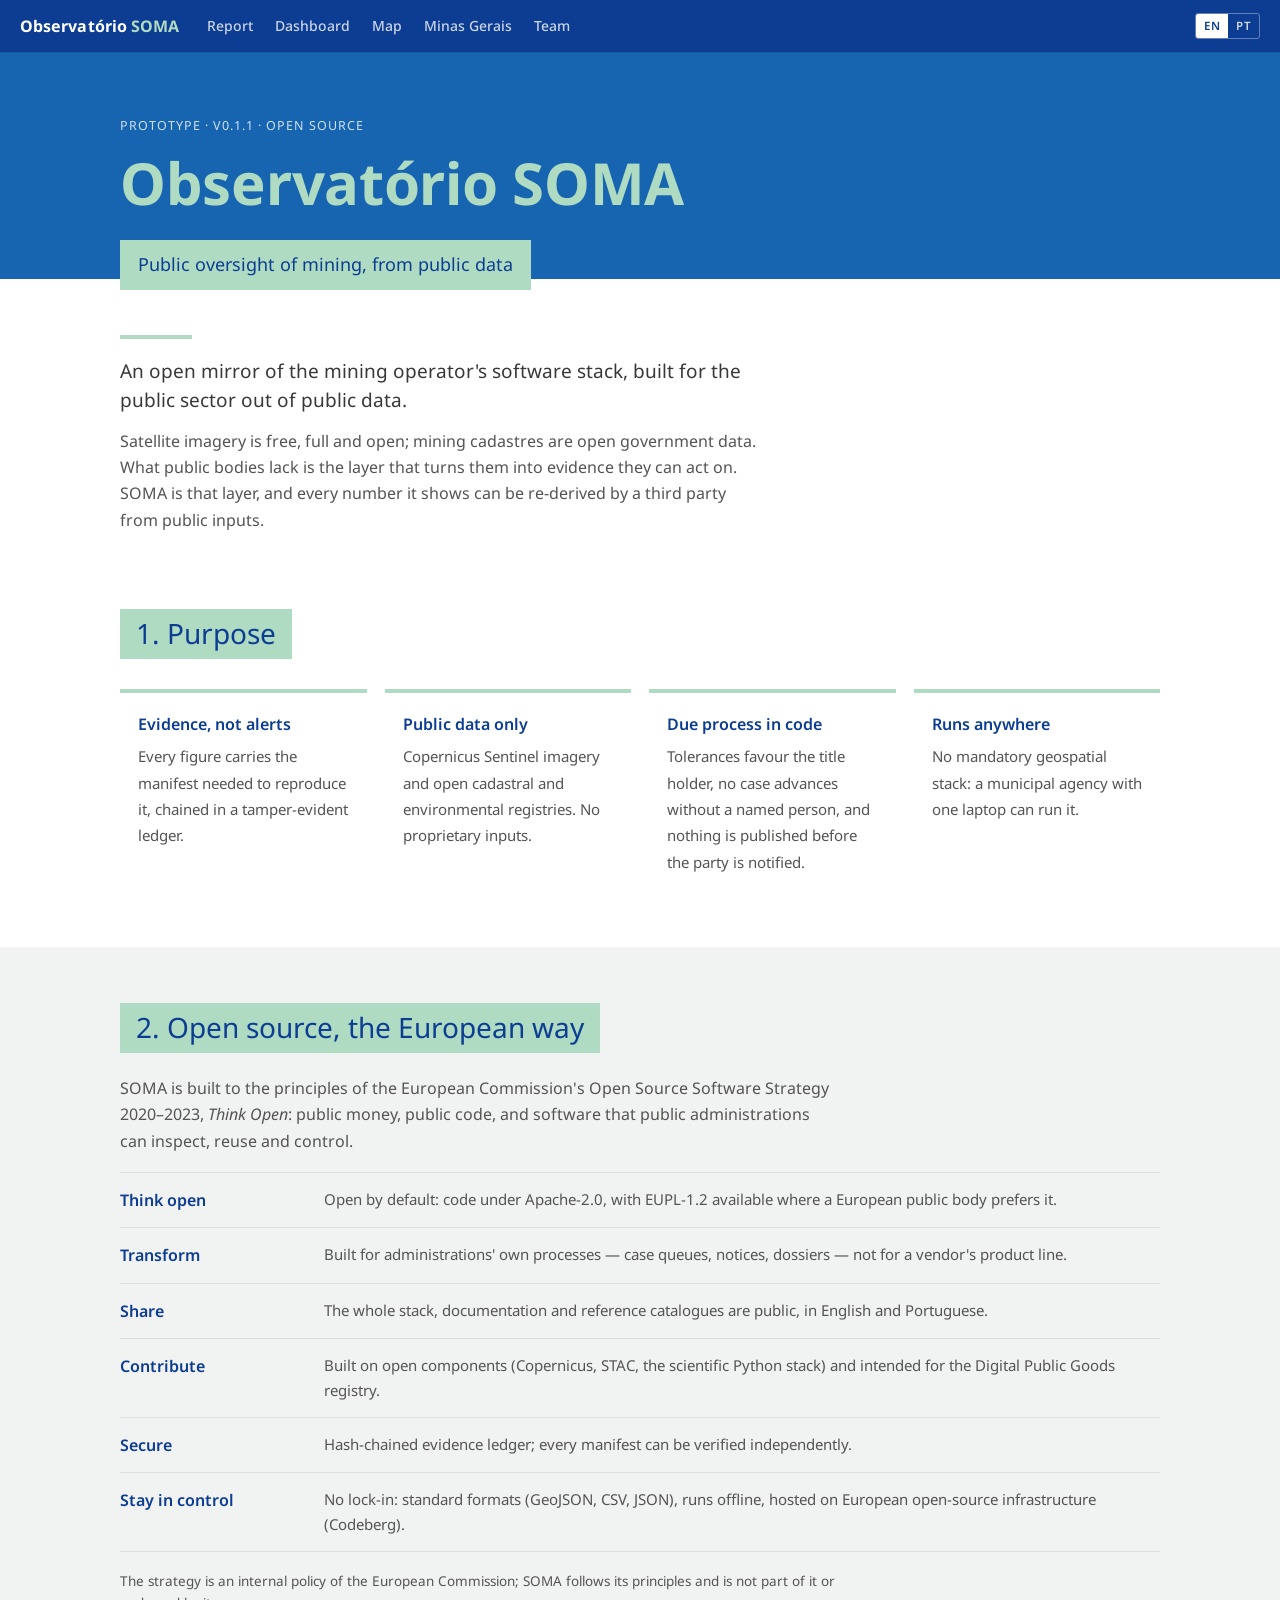
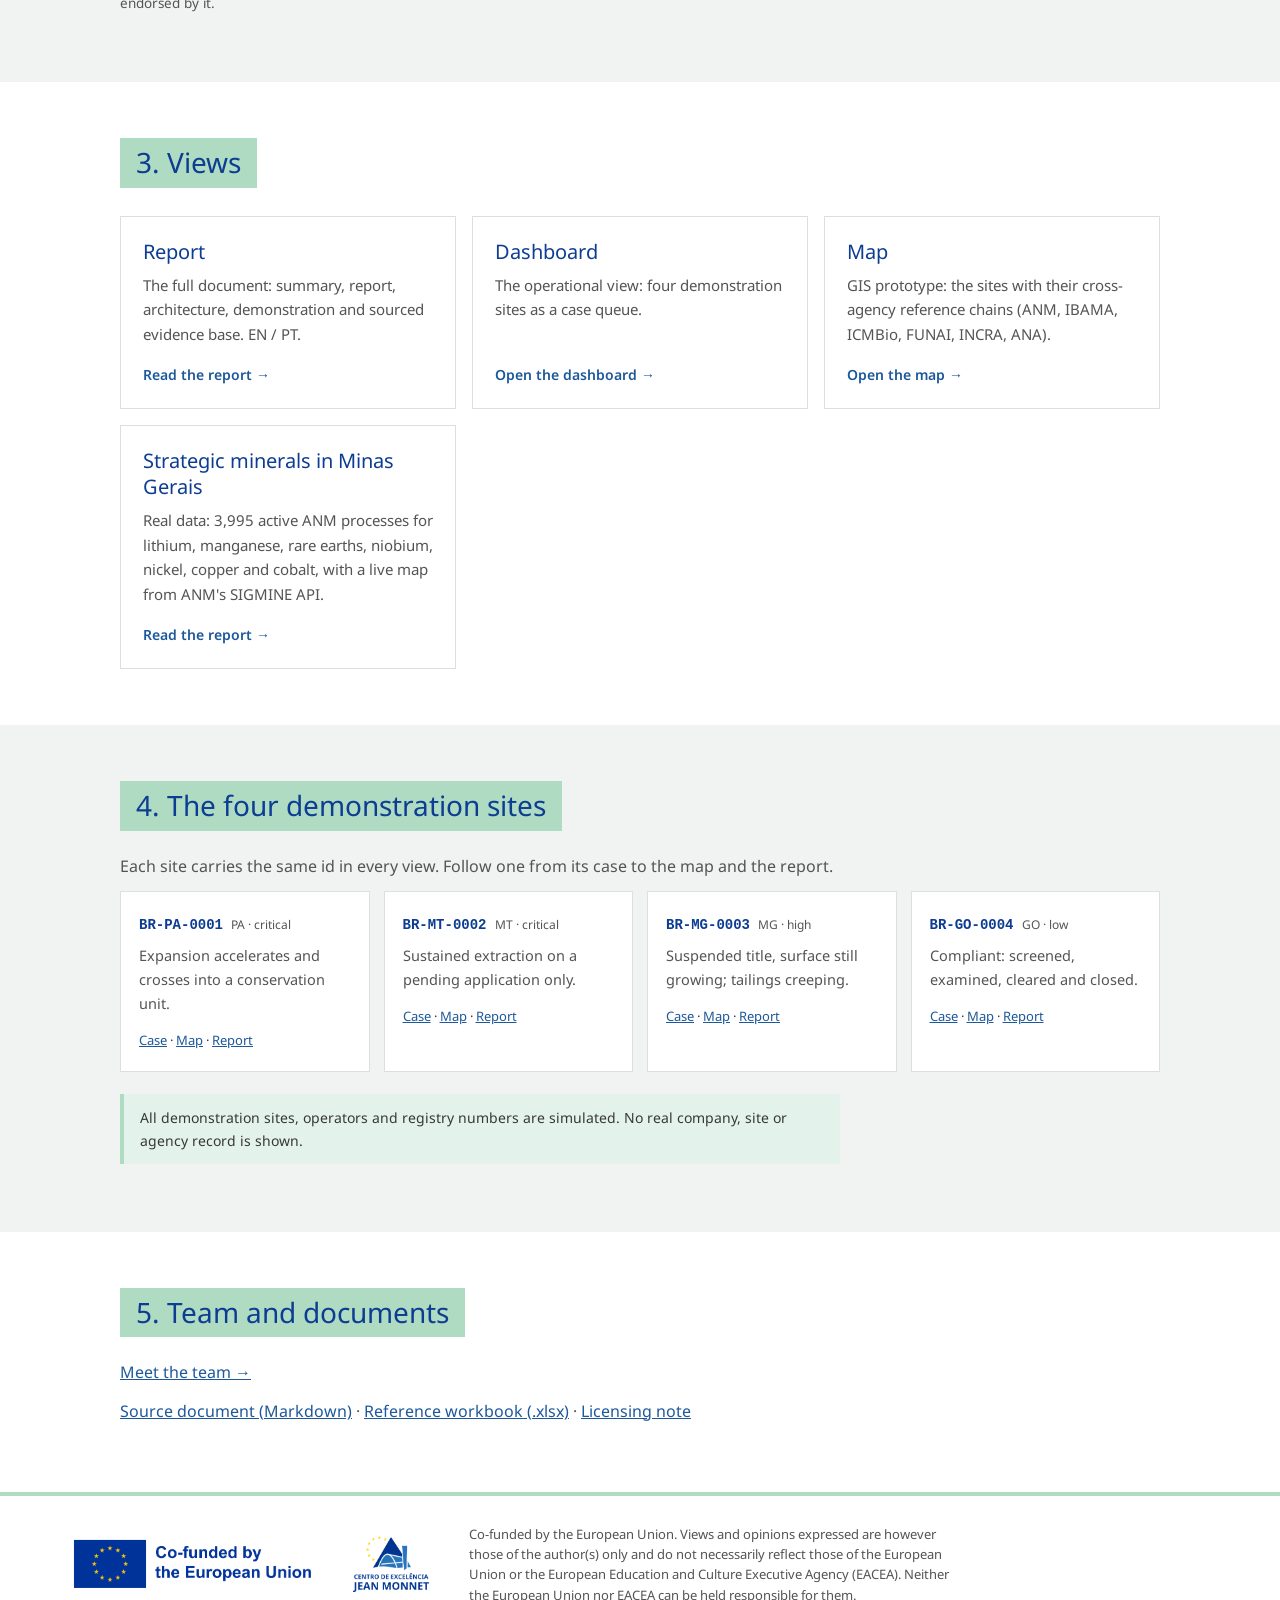
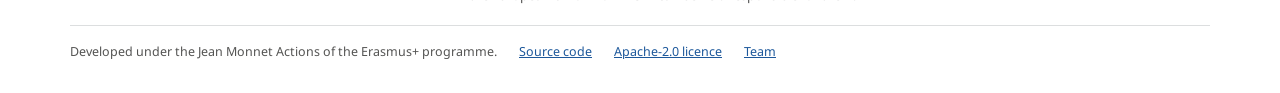
<file: index.html>
<!doctype html>
<html lang="en">
<head>
<meta charset="utf-8">
<meta name="viewport" content="width=device-width, initial-scale=1">
<title>Observatório SOMA</title>
<meta name="description" content="Observatório SOMA — public oversight of mining from public data. Open source, co-funded by the European Union under the Jean Monnet Actions.">
<link rel="stylesheet" href="assets/soma.css?v=20261027c">
<script src="assets/soma.js?v=20261027c"></script>
<style>
  *{box-sizing:border-box}
  body{margin:0;background:var(--soma-paper);color:var(--soma-text);
    font:400 16px/1.65 var(--soma-font)}
  a{color:var(--soma-link)}
  .in{max-width:1080px;margin:0 auto;padding:0 20px}

  /* Cover: the blue band, a mint title, the mint subtitle strip */
  .cover{background:var(--soma-band);color:#fff;padding:64px 0 0}
  .cover .eyebrow{font-size:12.5px;letter-spacing:.08em;text-transform:uppercase;color:rgba(255,255,255,.8);margin:0}
  .cover h1{font:700 clamp(36px,6.5vw,58px)/1.1 var(--soma-font);color:var(--soma-mint);margin:14px 0 26px;letter-spacing:-.005em}
  .cover .strip{display:inline-block;background:var(--soma-mint);color:var(--soma-navy);
    font-size:clamp(15px,2.2vw,18px);padding:10px 18px;margin:0 0 -22px;position:relative}
  .lede{padding:56px 20px 8px}
  .rule{display:block;width:72px;height:4px;background:var(--soma-mint);margin:0 0 18px}
  .lede p{max-width:640px;margin:0 0 12px;color:var(--soma-text-2)}
  .lede p.big{font-size:19px;line-height:1.55;color:var(--soma-text)}

  /* Sections: the guidelines' numbered mint label and blue headings */
  section{padding:56px 0}
  section.grey{background:var(--soma-grey)}
  .label{display:inline-block;background:var(--soma-mint);color:var(--soma-navy);
    font:400 clamp(22px,3.4vw,28px)/1.2 var(--soma-font);padding:8px 16px;margin:0 0 22px}
  h3{font:400 20px/1.3 var(--soma-font);color:var(--soma-heading);margin:28px 0 8px}
  section p{max-width:720px;color:var(--soma-text-2);margin:0 0 12px}

  .aims{list-style:none;margin:8px 0 0;padding:0;display:grid;grid-template-columns:repeat(auto-fit,minmax(230px,1fr));gap:18px}
  .aims li{background:var(--soma-paper);border-top:4px solid var(--soma-mint);padding:18px 18px 16px}
  .aims b{display:block;color:var(--soma-heading);font-weight:600;margin-bottom:6px}
  .aims span{color:var(--soma-text-2);font-size:15px}

  .principles{margin:18px 0 0;padding:0;list-style:none;border-top:1px solid var(--soma-line)}
  .principles li{display:grid;grid-template-columns:180px 1fr;gap:6px 24px;padding:14px 0;border-bottom:1px solid var(--soma-line)}
  .principles b{color:var(--soma-heading);font-weight:600}
  .principles span{color:var(--soma-text-2);font-size:15px}
  @media(max-width:640px){.principles li{grid-template-columns:1fr}}
  .fine{font-size:13.5px;color:var(--soma-text-2);margin-top:18px}

  .views{display:grid;grid-template-columns:repeat(auto-fit,minmax(250px,1fr));gap:16px;margin-top:6px}
  a.view{display:flex;flex-direction:column;gap:8px;padding:22px;background:var(--soma-paper);
    border:1px solid var(--soma-line);color:inherit;text-decoration:none;transition:border-color .15s,transform .15s}
  a.view:hover,a.view:focus-visible{border-color:var(--soma-navy);transform:translateY(-2px);outline:none}
  .view h3{margin:0}
  .view p{margin:0;font-size:15px}
  .view .go{margin-top:auto;padding-top:8px;color:var(--soma-link);font-weight:600;font-size:14px}

  .sites{list-style:none;margin:0;padding:0;display:grid;grid-template-columns:repeat(auto-fit,minmax(220px,1fr));gap:14px}
  .sites li{padding:18px;background:var(--soma-paper);border:1px solid var(--soma-line)}
  .sites .sid{font:600 14px/1 var(--soma-mono);color:var(--soma-heading);text-decoration:none}
  .sites .uf{margin-left:8px;font-size:12px;color:var(--soma-text-2)}
  .sites li p{margin:8px 0 10px;font-size:14.5px}
  .sites .sx{font-size:13px}
  .note{margin-top:22px;padding:12px 16px;background:var(--soma-mint-soft);border-left:4px solid var(--soma-mint);font-size:14px;color:var(--soma-text)}

  @media (prefers-reduced-motion: reduce){a.view{transition:none}}
</style>
</head>
<body>

<div class="cover">
  <div class="in">
    <p class="eyebrow"><span data-lang="en">Prototype · v0.1.1 · Open source</span><span data-lang="pt" hidden>Protótipo · v0.1.1 · Código aberto</span></p>
    <h1>Observatório SOMA</h1>
    <div class="strip"><span data-lang="en">Public oversight of mining, from public data</span><span data-lang="pt" hidden>Supervisão pública da mineração, a partir de dados públicos</span></div>
  </div>
</div>

<div class="in lede">
  <span class="rule"></span>
  <div data-lang="en">
    <p class="big">An open mirror of the mining operator's software stack, built for the public sector
    out of public data.</p>
    <p>Satellite imagery is free, full and open; mining cadastres are open government data. What
    public bodies lack is the layer that turns them into evidence they can act on. SOMA is that
    layer, and every number it shows can be re-derived by a third party from public inputs.</p>
  </div>
  <div data-lang="pt" hidden>
    <p class="big">Um espelho aberto do software das mineradoras, construído para o setor público
    a partir de dados públicos.</p>
    <p>As imagens de satélite são livres e abertas; os cadastros minerários são dados abertos de
    governo. O que falta aos órgãos públicos é a camada que transforma esses dados em evidência
    utilizável. O SOMA é essa camada, e todo número que ele exibe pode ser rederivado por um
    terceiro a partir de insumos públicos.</p>
  </div>
</div>

<section>
  <div class="in">
    <h2 class="label"><span data-lang="en">1. Purpose</span><span data-lang="pt" hidden>1. Intenções</span></h2>
    <ul class="aims" data-lang="en">
      <li><b>Evidence, not alerts</b><span>Every figure carries the manifest needed to reproduce it, chained in a tamper-evident ledger.</span></li>
      <li><b>Public data only</b><span>Copernicus Sentinel imagery and open cadastral and environmental registries. No proprietary inputs.</span></li>
      <li><b>Due process in code</b><span>Tolerances favour the title holder, no case advances without a named person, and nothing is published before the party is notified.</span></li>
      <li><b>Runs anywhere</b><span>No mandatory geospatial stack: a municipal agency with one laptop can run it.</span></li>
    </ul>
    <ul class="aims" data-lang="pt" hidden>
      <li><b>Evidência, não alerta</b><span>Cada número traz o manifesto necessário para reproduzi-lo, encadeado num registro à prova de adulteração.</span></li>
      <li><b>Só dados públicos</b><span>Imagens Copernicus Sentinel e registros cadastrais e ambientais abertos. Nenhum insumo proprietário.</span></li>
      <li><b>Devido processo no código</b><span>As tolerâncias favorecem o titular, nenhum caso avança sem uma pessoa nomeada e nada é publicado antes da notificação da parte.</span></li>
      <li><b>Roda em qualquer lugar</b><span>Sem dependências geoespaciais obrigatórias: uma secretaria municipal com um notebook consegue rodar.</span></li>
    </ul>
  </div>
</section>

<section class="grey">
  <div class="in">
    <h2 class="label"><span data-lang="en">2. Open source, the European way</span><span data-lang="pt" hidden>2. Código aberto, à europeia</span></h2>
    <div data-lang="en">
      <p>SOMA is built to the principles of the European Commission's Open Source Software Strategy
      2020–2023, <em>Think Open</em>: public money, public code, and software that public administrations
      can inspect, reuse and control.</p>
      <ul class="principles">
        <li><b>Think open</b><span>Open by default: code under Apache-2.0, with EUPL-1.2 available where a European public body prefers it.</span></li>
        <li><b>Transform</b><span>Built for administrations' own processes — case queues, notices, dossiers — not for a vendor's product line.</span></li>
        <li><b>Share</b><span>The whole stack, documentation and reference catalogues are public, in English and Portuguese.</span></li>
        <li><b>Contribute</b><span>Built on open components (Copernicus, STAC, the scientific Python stack) and intended for the Digital Public Goods registry.</span></li>
        <li><b>Secure</b><span>Hash-chained evidence ledger; every manifest can be verified independently.</span></li>
        <li><b>Stay in control</b><span>No lock-in: standard formats (GeoJSON, CSV, JSON), runs offline, hosted on European open-source infrastructure (Codeberg).</span></li>
      </ul>
    </div>
    <div data-lang="pt" hidden>
      <p>O SOMA segue os princípios da Estratégia de Software de Código Aberto da Comissão Europeia
      2020–2023, <em>Think Open</em>: dinheiro público, código público, e software que as
      administrações públicas podem inspecionar, reutilizar e controlar.</p>
      <ul class="principles">
        <li><b>Pensar aberto</b><span>Aberto por padrão: código sob Apache-2.0, com EUPL-1.2 disponível quando um órgão público europeu preferir.</span></li>
        <li><b>Transformar</b><span>Feito para os processos das próprias administrações — fila de casos, notificações, dossiês — e não para a linha de produtos de um fornecedor.</span></li>
        <li><b>Compartilhar</b><span>Todo o código, a documentação e os catálogos de referência são públicos, em português e inglês.</span></li>
        <li><b>Contribuir</b><span>Construído sobre componentes abertos (Copernicus, STAC, o ecossistema científico em Python) e pensado para o registro de Bens Públicos Digitais.</span></li>
        <li><b>Segurança</b><span>Registro de evidências encadeado por hashes; cada manifesto pode ser verificado de forma independente.</span></li>
        <li><b>Manter o controle</b><span>Sem dependência de fornecedor: formatos abertos (GeoJSON, CSV, JSON), funciona sem internet e é hospedado em infraestrutura europeia de código aberto (Codeberg).</span></li>
      </ul>
    </div>
    <p class="fine" data-lang="en">The strategy is an internal policy of the European Commission; SOMA follows its principles and is not part of it or endorsed by it.</p>
    <p class="fine" data-lang="pt" hidden>A estratégia é uma política interna da Comissão Europeia; o SOMA segue os seus princípios, sem fazer parte dela nem ter o seu aval.</p>
  </div>
</section>

<section>
  <div class="in">
    <h2 class="label"><span data-lang="en">3. Views</span><span data-lang="pt" hidden>3. Vistas</span></h2>
    <div class="views">
      <a class="view" href="report.html">
        <h3><span data-lang="en">Report</span><span data-lang="pt" hidden>Relatório</span></h3>
        <p data-lang="en">The full document: summary, report, architecture, demonstration and sourced evidence base. EN / PT.</p>
        <p data-lang="pt" hidden>O documento completo: sumário, relatório, arquitetura, demonstração e base de evidências. PT / EN.</p>
        <span class="go"><span data-lang="en">Read the report →</span><span data-lang="pt" hidden>Ler o relatório →</span></span>
      </a>
      <a class="view" href="dashboard.html">
        <h3><span data-lang="en">Dashboard</span><span data-lang="pt" hidden>Painel</span></h3>
        <p data-lang="en">The operational view: four demonstration sites as a case queue.</p>
        <p data-lang="pt" hidden>A vista operacional: os quatro sites de demonstração como fila de casos.</p>
        <span class="go"><span data-lang="en">Open the dashboard →</span><span data-lang="pt" hidden>Abrir o painel →</span></span>
      </a>
      <a class="view" href="map.html">
        <h3><span data-lang="en">Map</span><span data-lang="pt" hidden>Mapa</span></h3>
        <p data-lang="en">GIS prototype: the sites with their cross-agency reference chains (ANM, IBAMA, ICMBio, FUNAI, INCRA, ANA).</p>
        <p data-lang="pt" hidden>Protótipo de SIG: os sites com a cadeia de referências entre órgãos (ANM, IBAMA, ICMBio, FUNAI, INCRA, ANA).</p>
        <span class="go"><span data-lang="en">Open the map →</span><span data-lang="pt" hidden>Abrir o mapa →</span></span>
      </a>
      <a class="view" href="mg.html">
        <h3><span data-lang="en">Strategic minerals in Minas Gerais</span><span data-lang="pt" hidden>Minerais estratégicos em Minas Gerais</span></h3>
        <p data-lang="en">Real data: 3,995 active ANM processes for lithium, manganese, rare earths, niobium, nickel, copper and cobalt, with a live map from ANM's SIGMINE API.</p>
        <p data-lang="pt" hidden>Dados reais: 3.995 processos ativos na ANM de lítio, manganês, terras raras, nióbio, níquel, cobre e cobalto, com mapa ao vivo da API SIGMINE da ANM.</p>
        <span class="go"><span data-lang="en">Read the report →</span><span data-lang="pt" hidden>Ler o relatório →</span></span>
      </a>
    </div>
  </div>
</section>

<section class="grey">
  <div class="in">
    <h2 class="label"><span data-lang="en">4. The four demonstration sites</span><span data-lang="pt" hidden>4. Os quatro sites de demonstração</span></h2>
    <p data-lang="en">Each site carries the same id in every view. Follow one from its case to the map and the report.</p>
    <p data-lang="pt" hidden>Cada site tem o mesmo código em todas as vistas. Siga um deles do caso ao mapa e ao relatório.</p>
    <ul class="sites">
      <li>
        <a class="sid" href="dashboard.html#site=BR-PA-0001">BR-PA-0001</a><span class="uf">PA · critical</span>
        <p data-lang="en">Expansion accelerates and crosses into a conservation unit.</p>
        <p data-lang="pt" hidden>A expansão acelera e entra numa unidade de conservação.</p>
        <span class="sx"><a href="dashboard.html#site=BR-PA-0001"><span data-lang="en">Case</span><span data-lang="pt" hidden>Caso</span></a> · <a href="map.html#site=BR-PA-0001"><span data-lang="en">Map</span><span data-lang="pt" hidden>Mapa</span></a> · <a href="report.html#site=BR-PA-0001"><span data-lang="en">Report</span><span data-lang="pt" hidden>Relatório</span></a></span>
      </li>
      <li>
        <a class="sid" href="dashboard.html#site=BR-MT-0002">BR-MT-0002</a><span class="uf">MT · critical</span>
        <p data-lang="en">Sustained extraction on a pending application only.</p>
        <p data-lang="pt" hidden>Extração contínua com apenas um requerimento pendente.</p>
        <span class="sx"><a href="dashboard.html#site=BR-MT-0002"><span data-lang="en">Case</span><span data-lang="pt" hidden>Caso</span></a> · <a href="map.html#site=BR-MT-0002"><span data-lang="en">Map</span><span data-lang="pt" hidden>Mapa</span></a> · <a href="report.html#site=BR-MT-0002"><span data-lang="en">Report</span><span data-lang="pt" hidden>Relatório</span></a></span>
      </li>
      <li>
        <a class="sid" href="dashboard.html#site=BR-MG-0003">BR-MG-0003</a><span class="uf">MG · high</span>
        <p data-lang="en">Suspended title, surface still growing; tailings creeping.</p>
        <p data-lang="pt" hidden>Título suspenso, área ainda crescendo; barragem de rejeitos com deslocamento lento.</p>
        <span class="sx"><a href="dashboard.html#site=BR-MG-0003"><span data-lang="en">Case</span><span data-lang="pt" hidden>Caso</span></a> · <a href="map.html#site=BR-MG-0003"><span data-lang="en">Map</span><span data-lang="pt" hidden>Mapa</span></a> · <a href="report.html#site=BR-MG-0003"><span data-lang="en">Report</span><span data-lang="pt" hidden>Relatório</span></a></span>
      </li>
      <li>
        <a class="sid" href="dashboard.html#site=BR-GO-0004">BR-GO-0004</a><span class="uf">GO · low</span>
        <p data-lang="en">Compliant: screened, examined, cleared and closed.</p>
        <p data-lang="pt" hidden>Regular: triado, examinado, liberado e arquivado.</p>
        <span class="sx"><a href="dashboard.html#site=BR-GO-0004"><span data-lang="en">Case</span><span data-lang="pt" hidden>Caso</span></a> · <a href="map.html#site=BR-GO-0004"><span data-lang="en">Map</span><span data-lang="pt" hidden>Mapa</span></a> · <a href="report.html#site=BR-GO-0004"><span data-lang="en">Report</span><span data-lang="pt" hidden>Relatório</span></a></span>
      </li>
    </ul>
    <p class="note" data-lang="en">All demonstration sites, operators and registry numbers are simulated. No real company, site or agency record is shown.</p>
    <p class="note" data-lang="pt" hidden>Todos os sites, operadores e números de registro da demonstração são simulados. Nenhuma empresa, local ou registro oficial real é mostrado.</p>
  </div>
</section>

<section>
  <div class="in">
    <h2 class="label"><span data-lang="en">5. Team and documents</span><span data-lang="pt" hidden>5. Equipe e documentos</span></h2>
    <p><a href="team.html"><span data-lang="en">Meet the team →</span><span data-lang="pt" hidden>Conheça a equipe →</span></a></p>
    <p>
      <a href="docs/00-SOMA.md"><span data-lang="en">Source document (Markdown)</span><span data-lang="pt" hidden>Documento-fonte (Markdown)</span></a> ·
      <a href="docs/03-catalogues.xlsx"><span data-lang="en">Reference workbook (.xlsx)</span><span data-lang="pt" hidden>Planilha de referência (.xlsx)</span></a> ·
      <a href="LICENCE-NOTE.md"><span data-lang="en">Licensing note</span><span data-lang="pt" hidden>Nota de licenciamento</span></a>
    </p>
  </div>
</section>

</body>
</html>
</file>
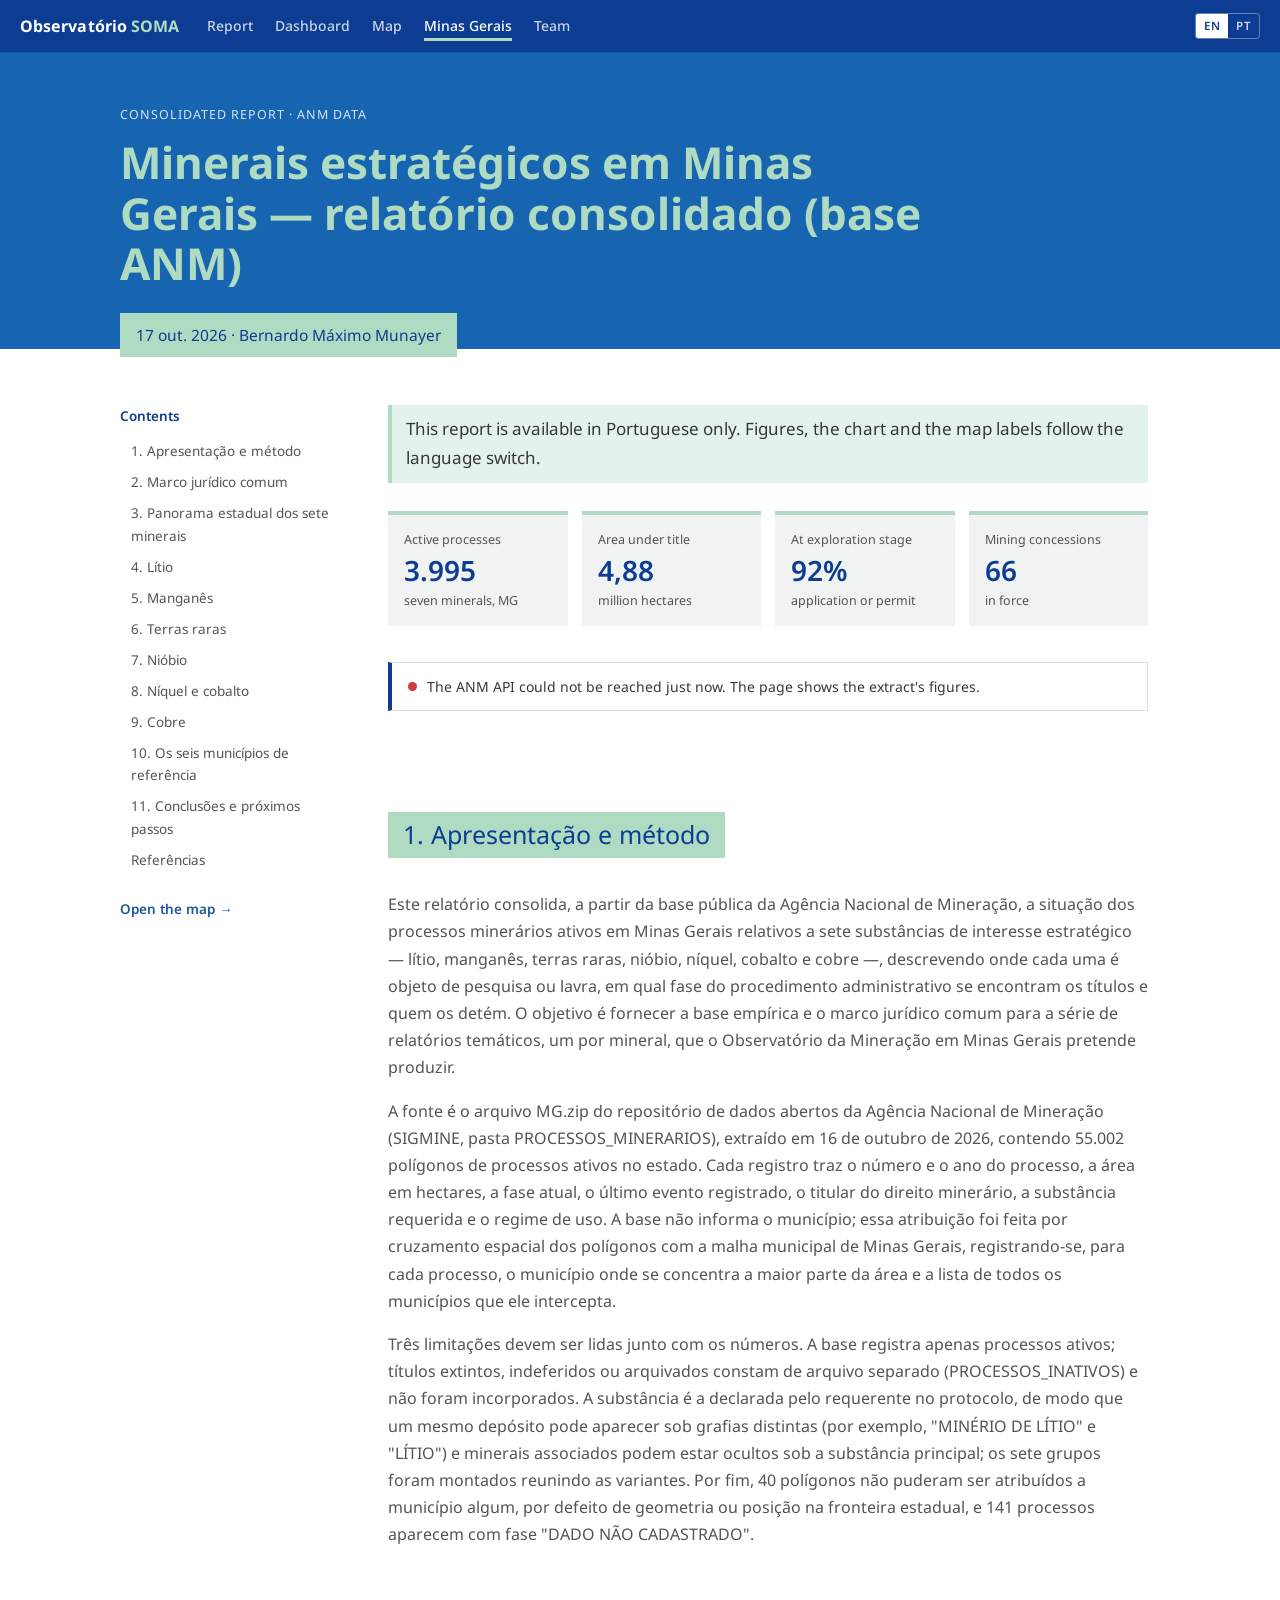
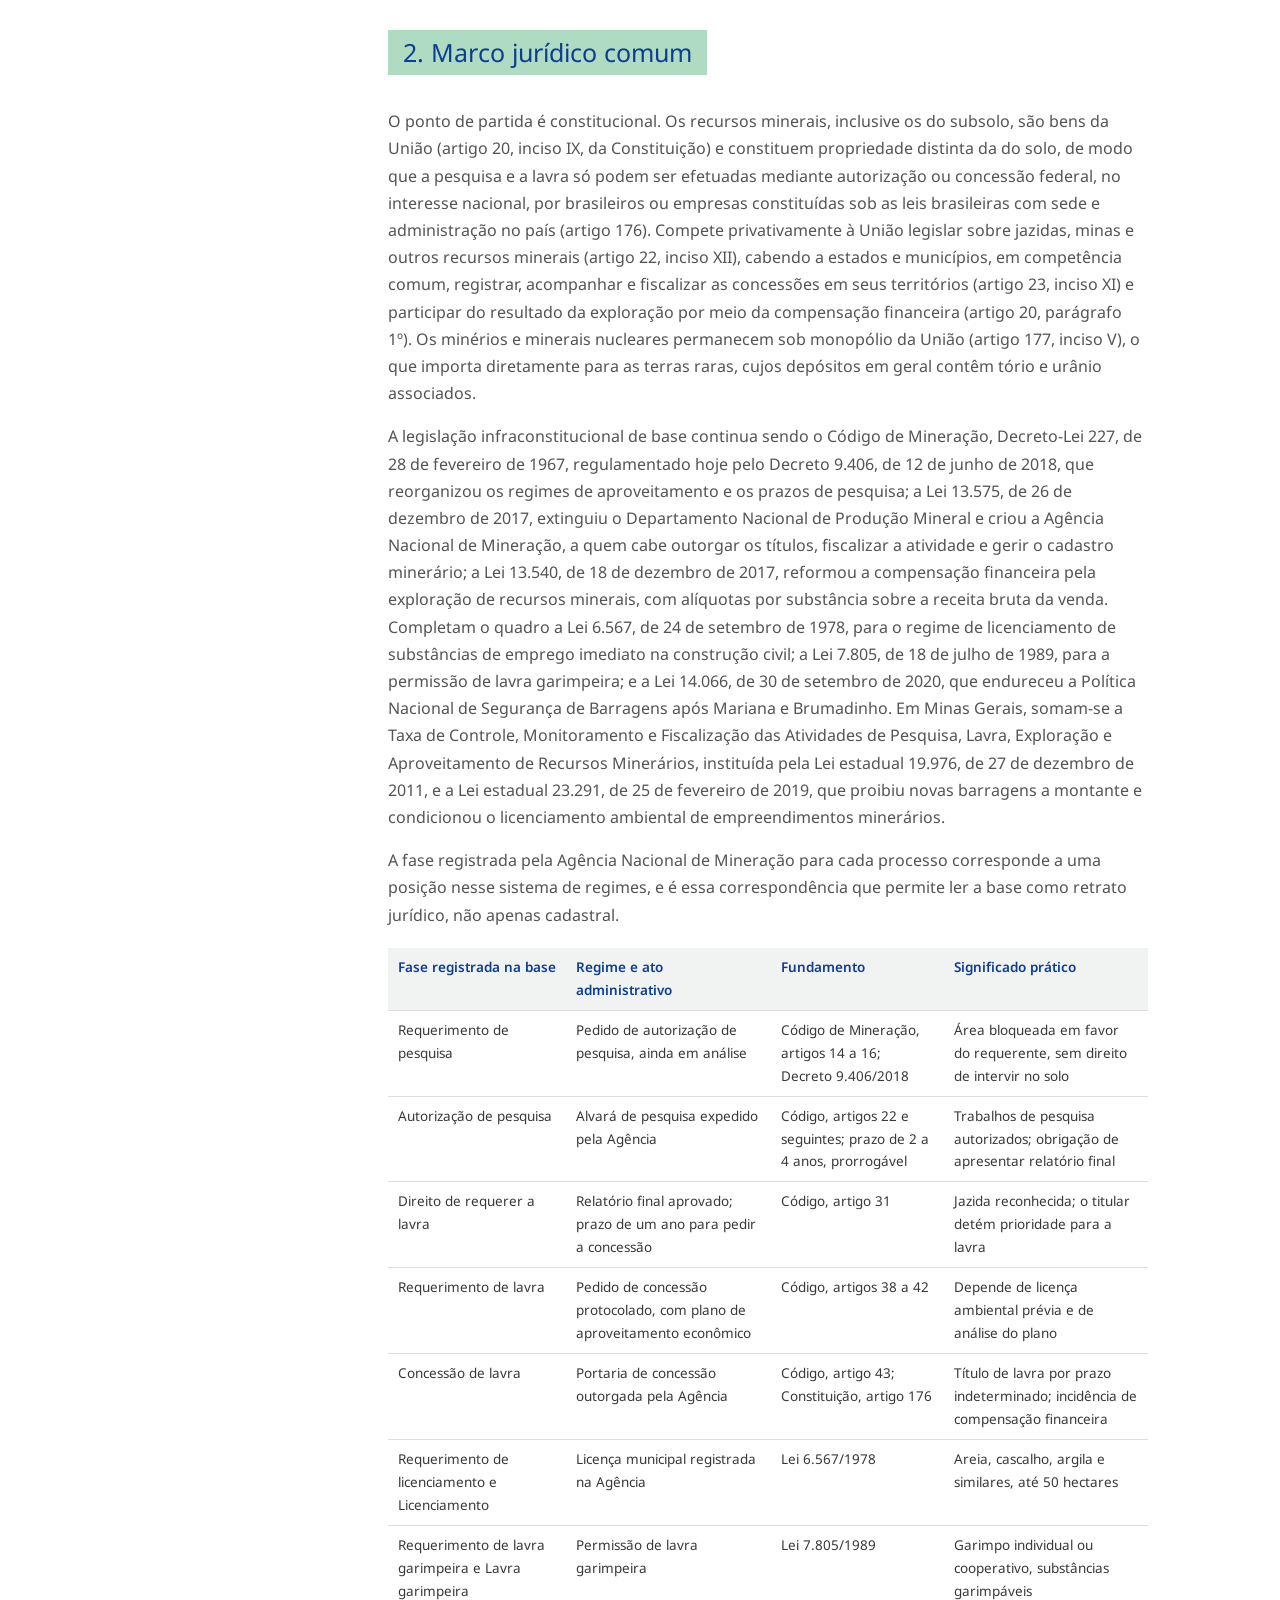
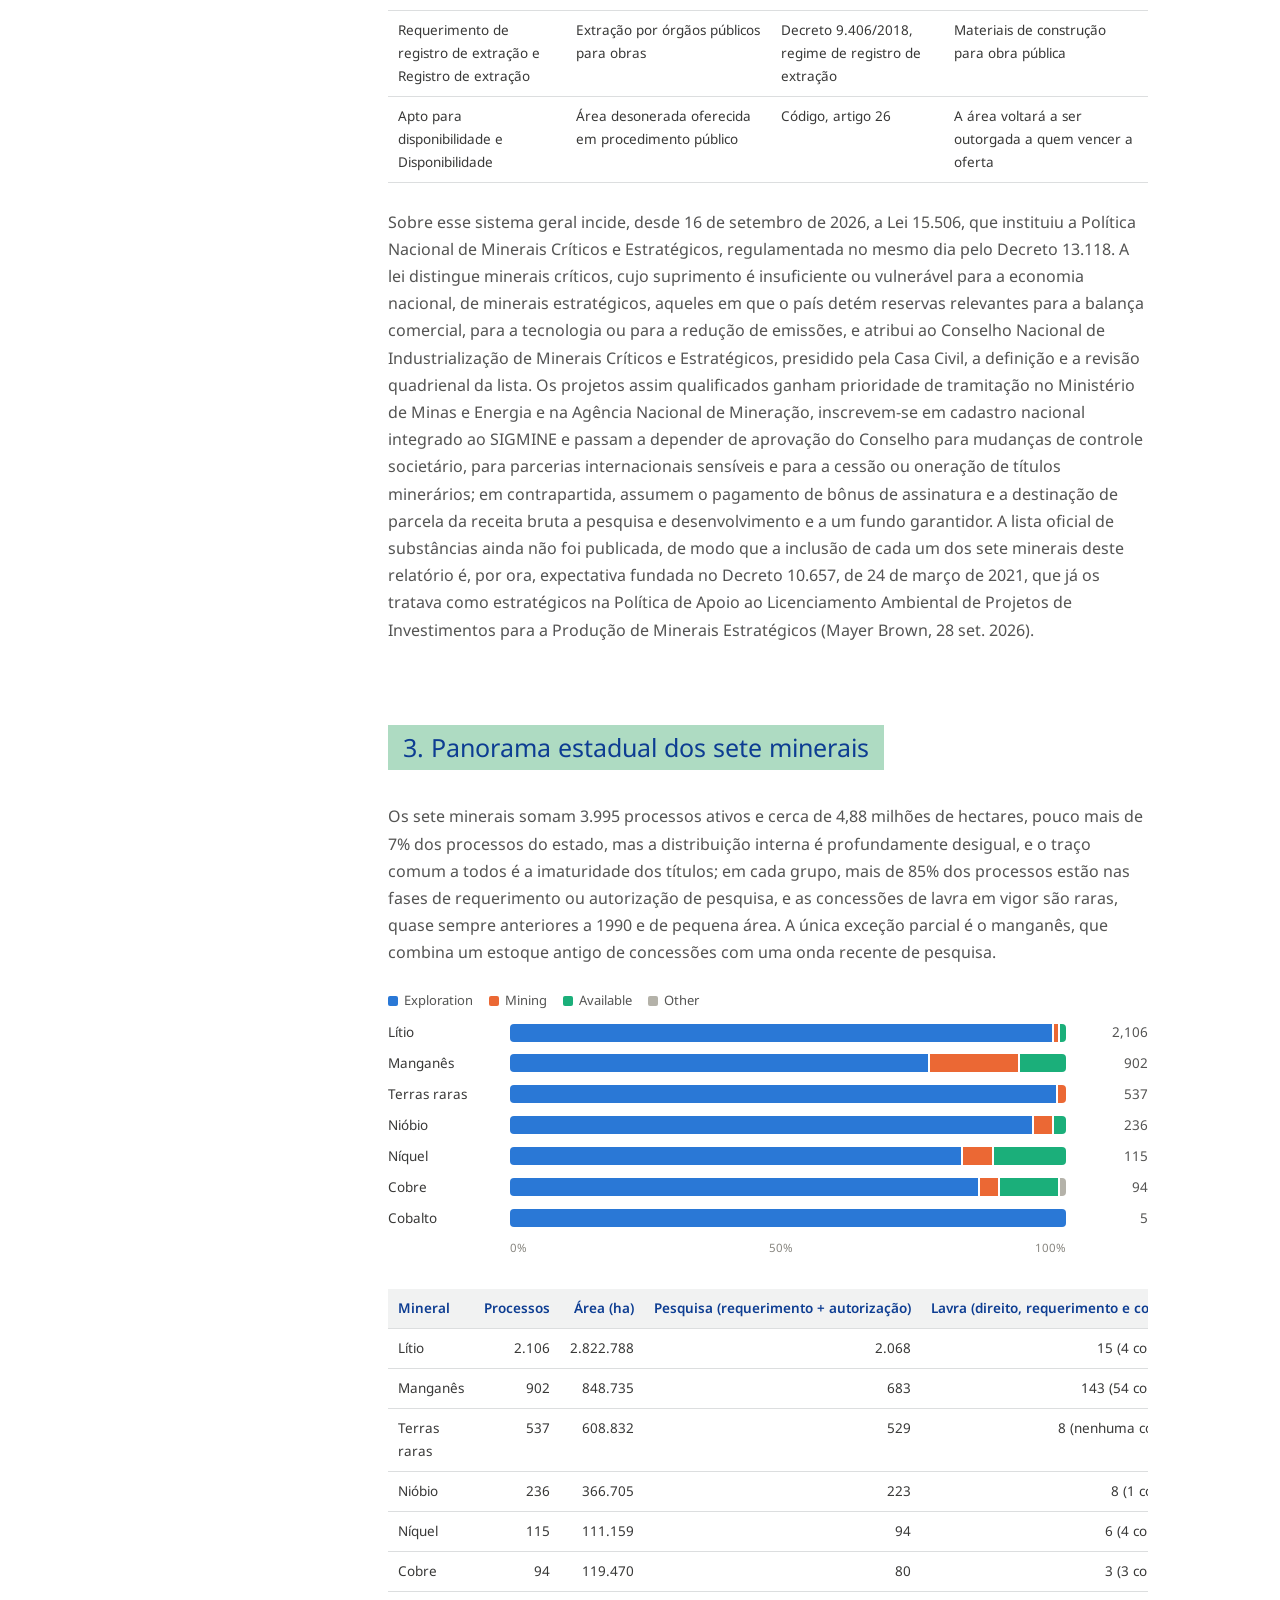
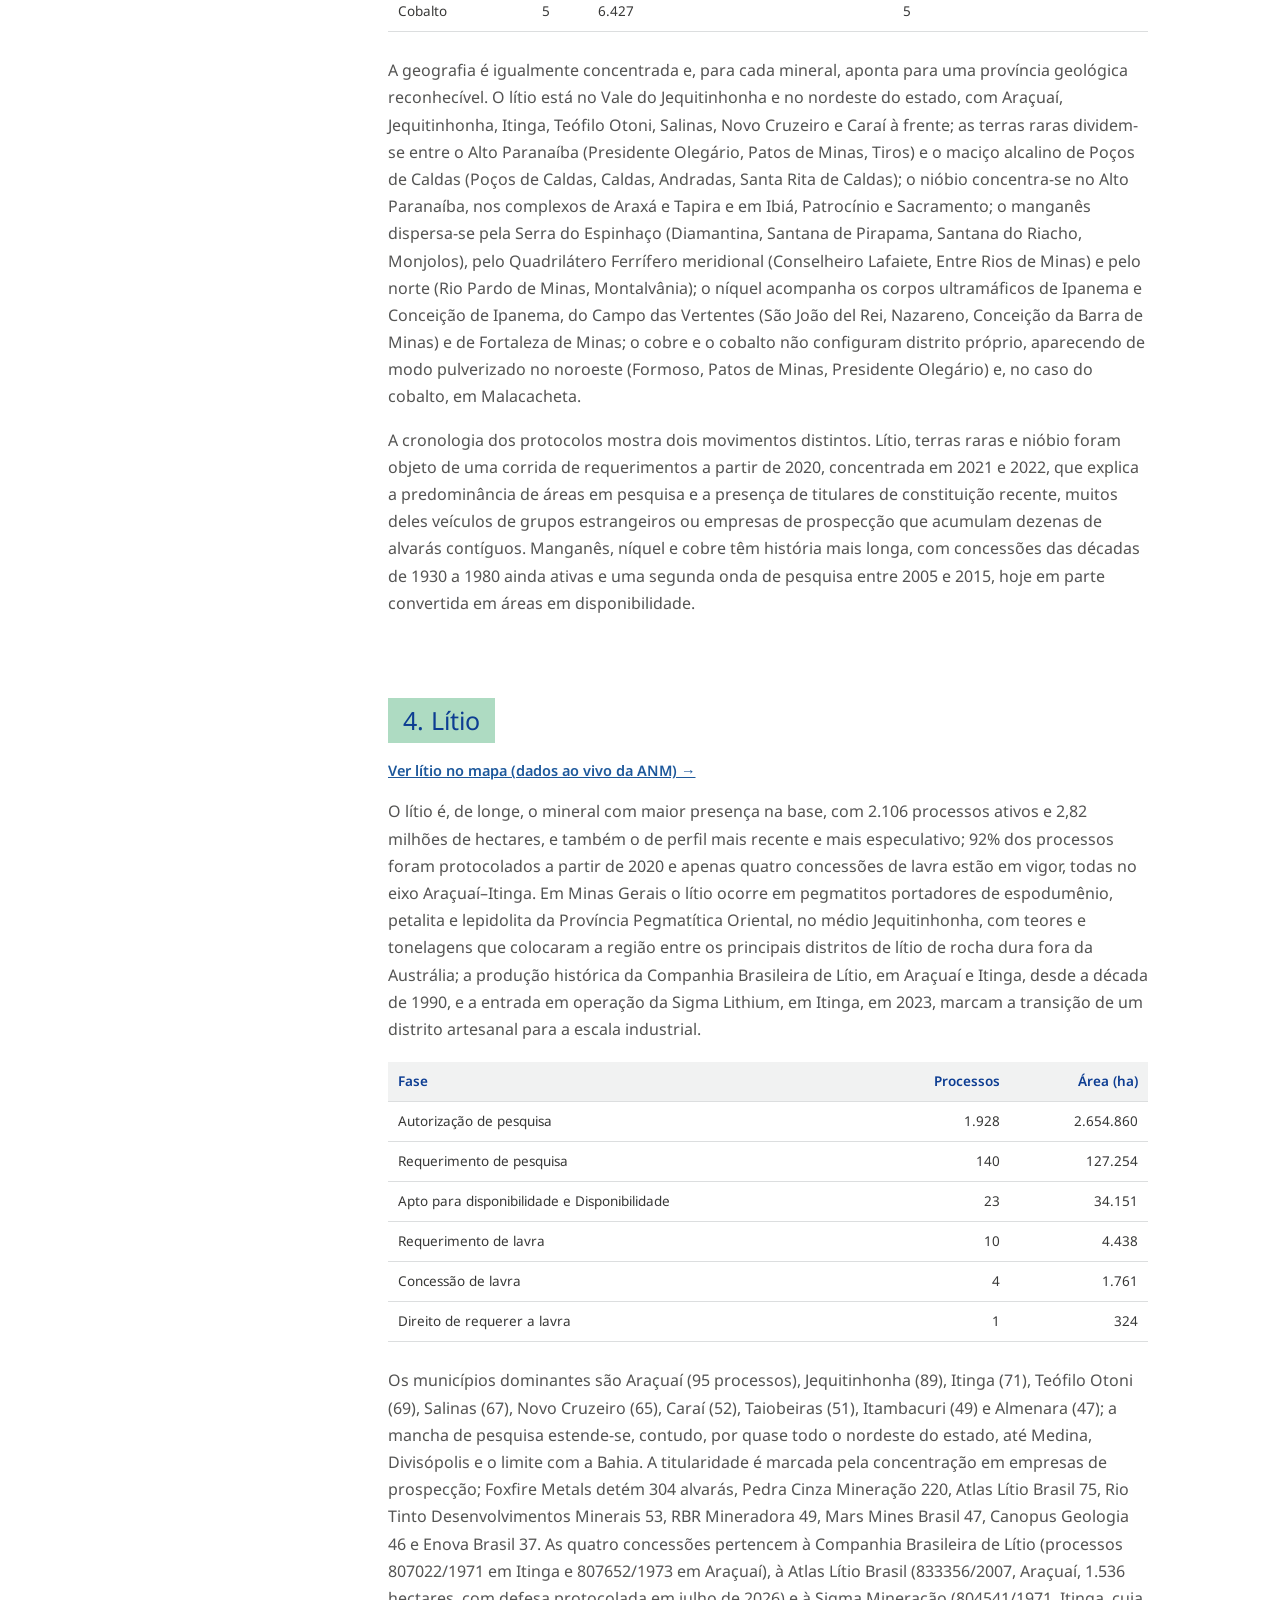
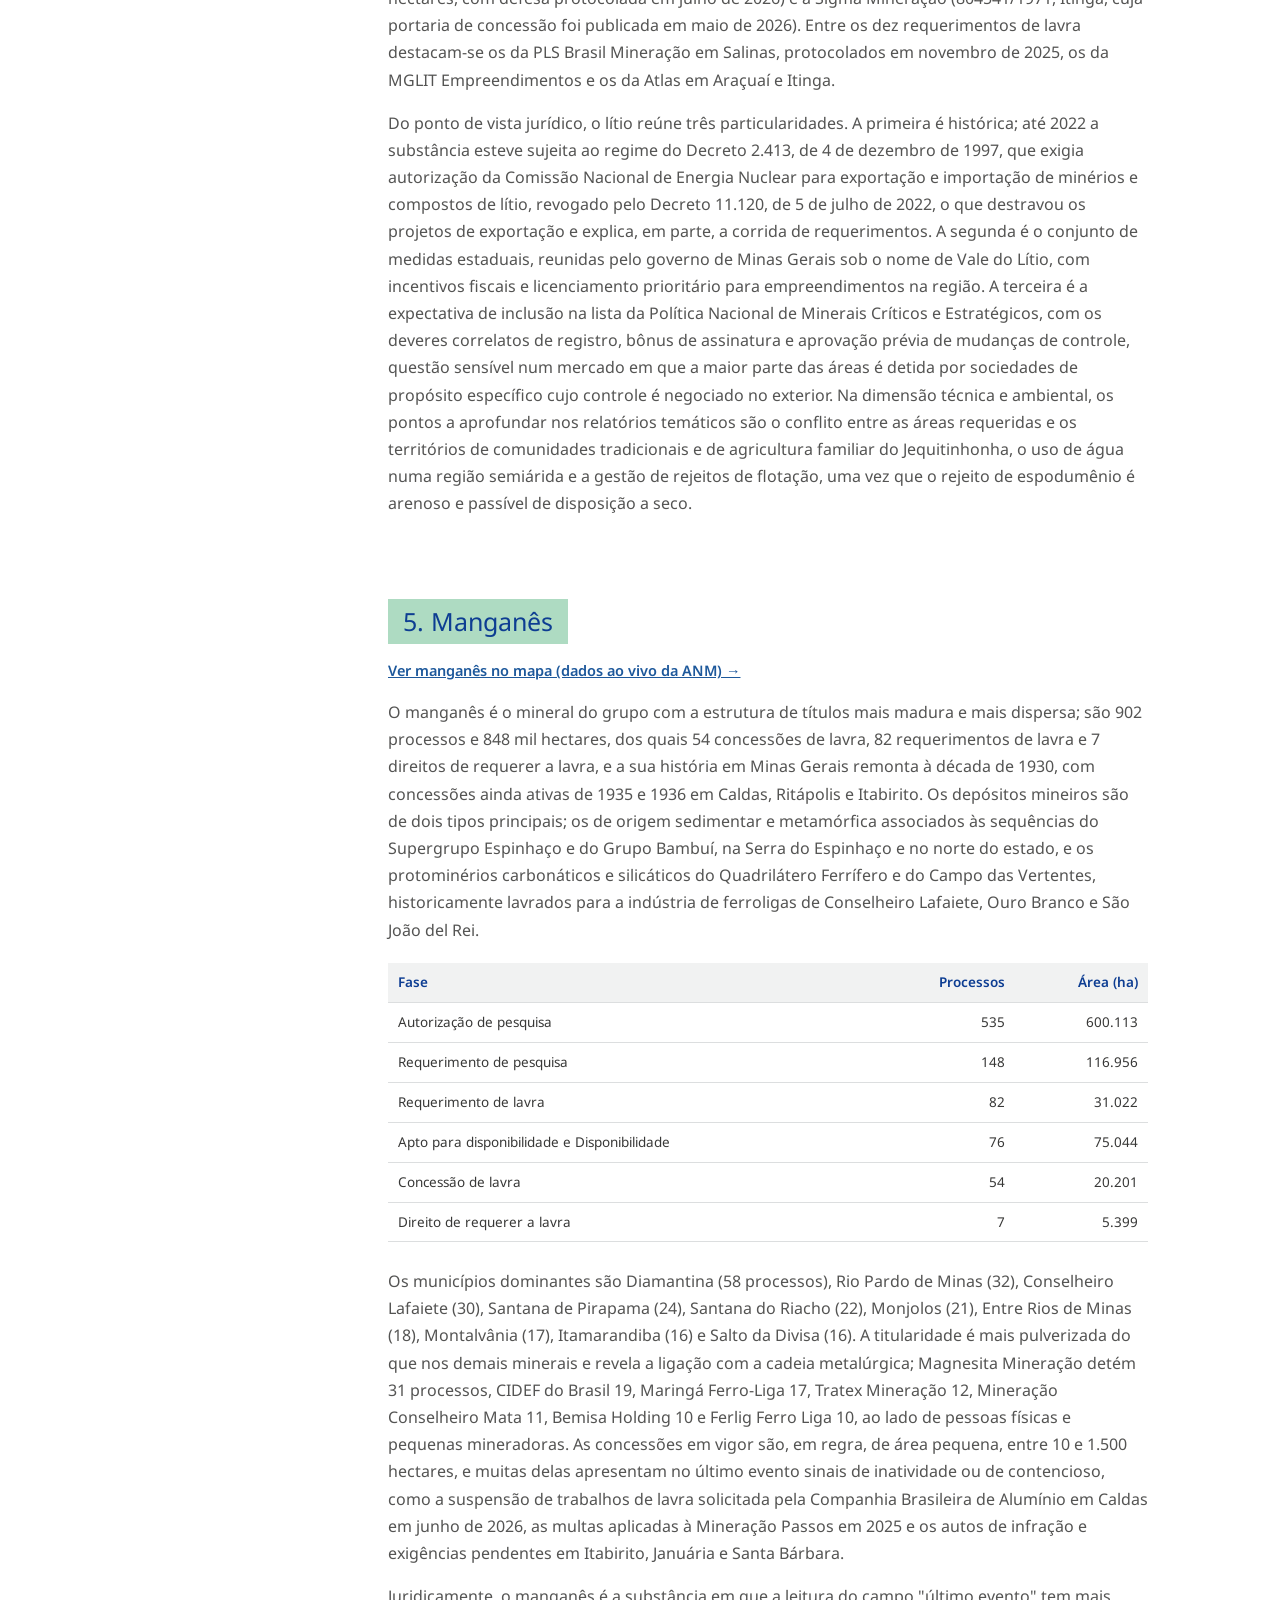
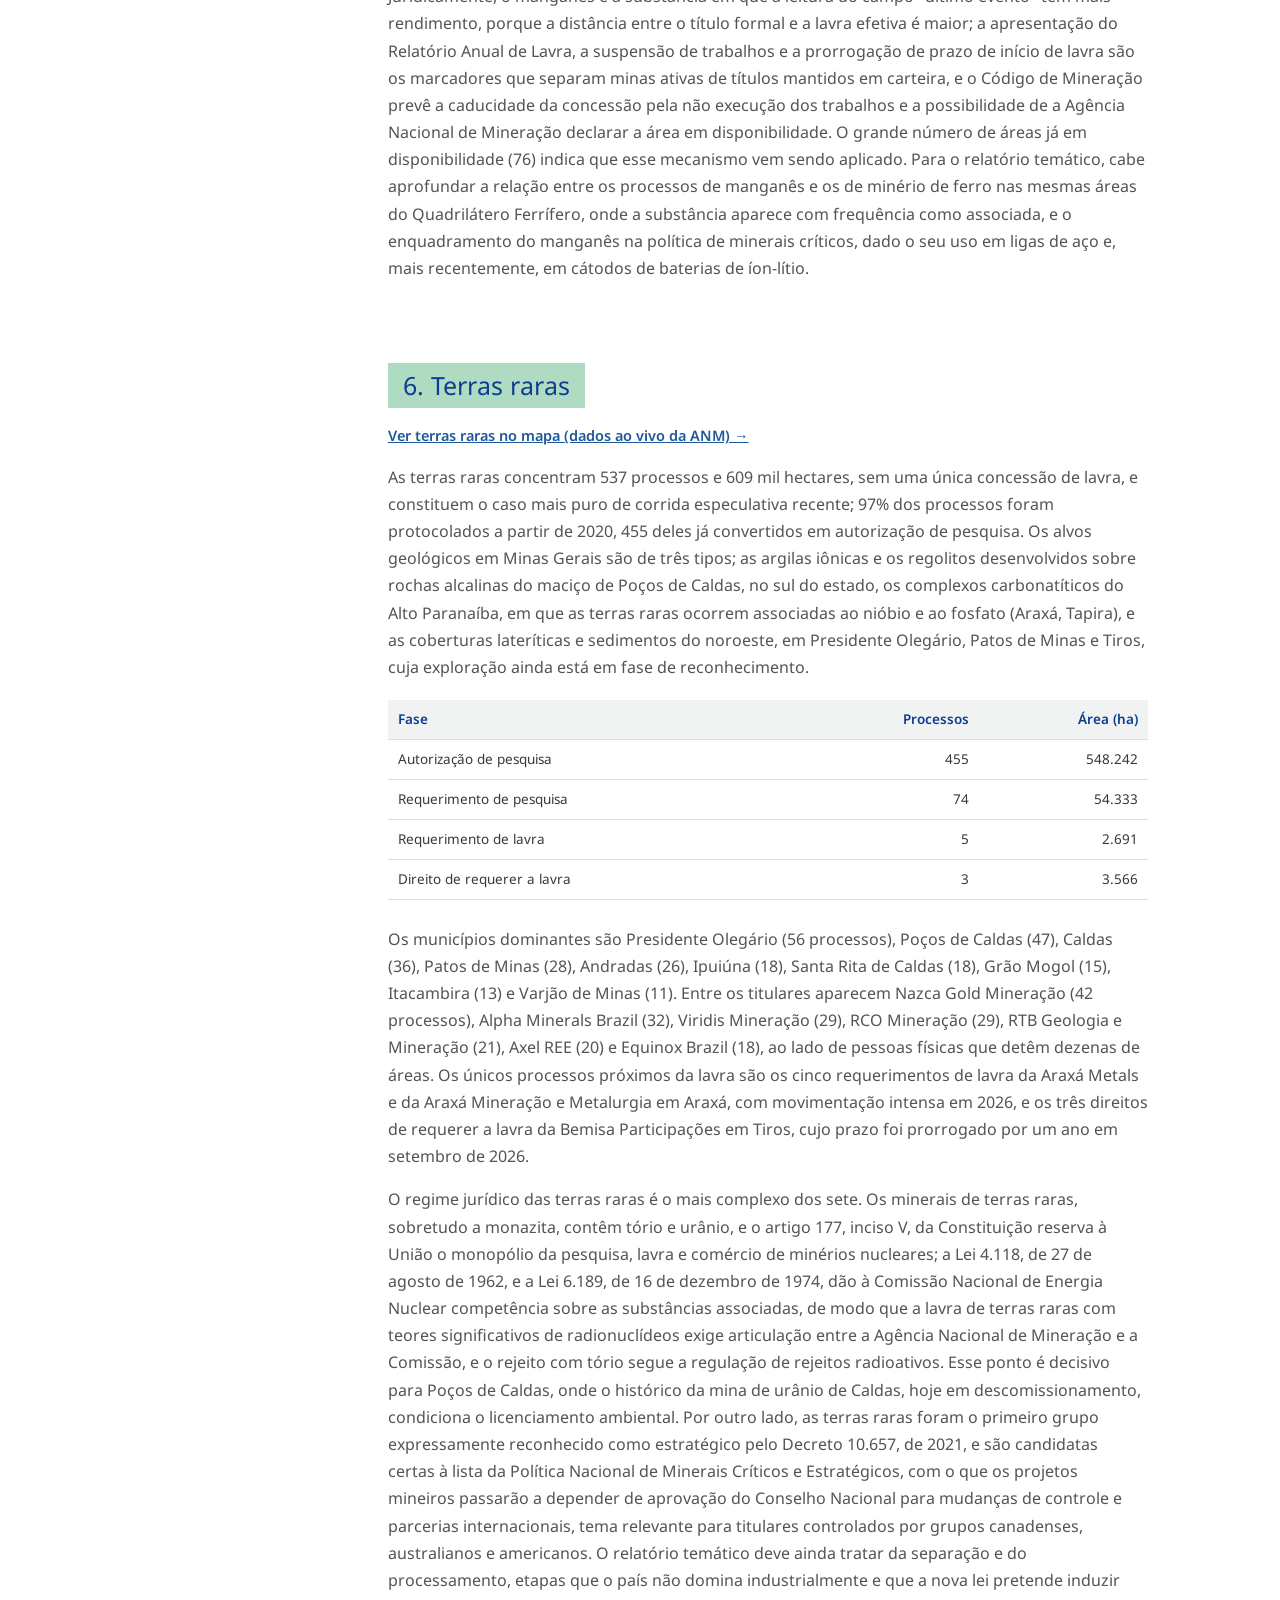
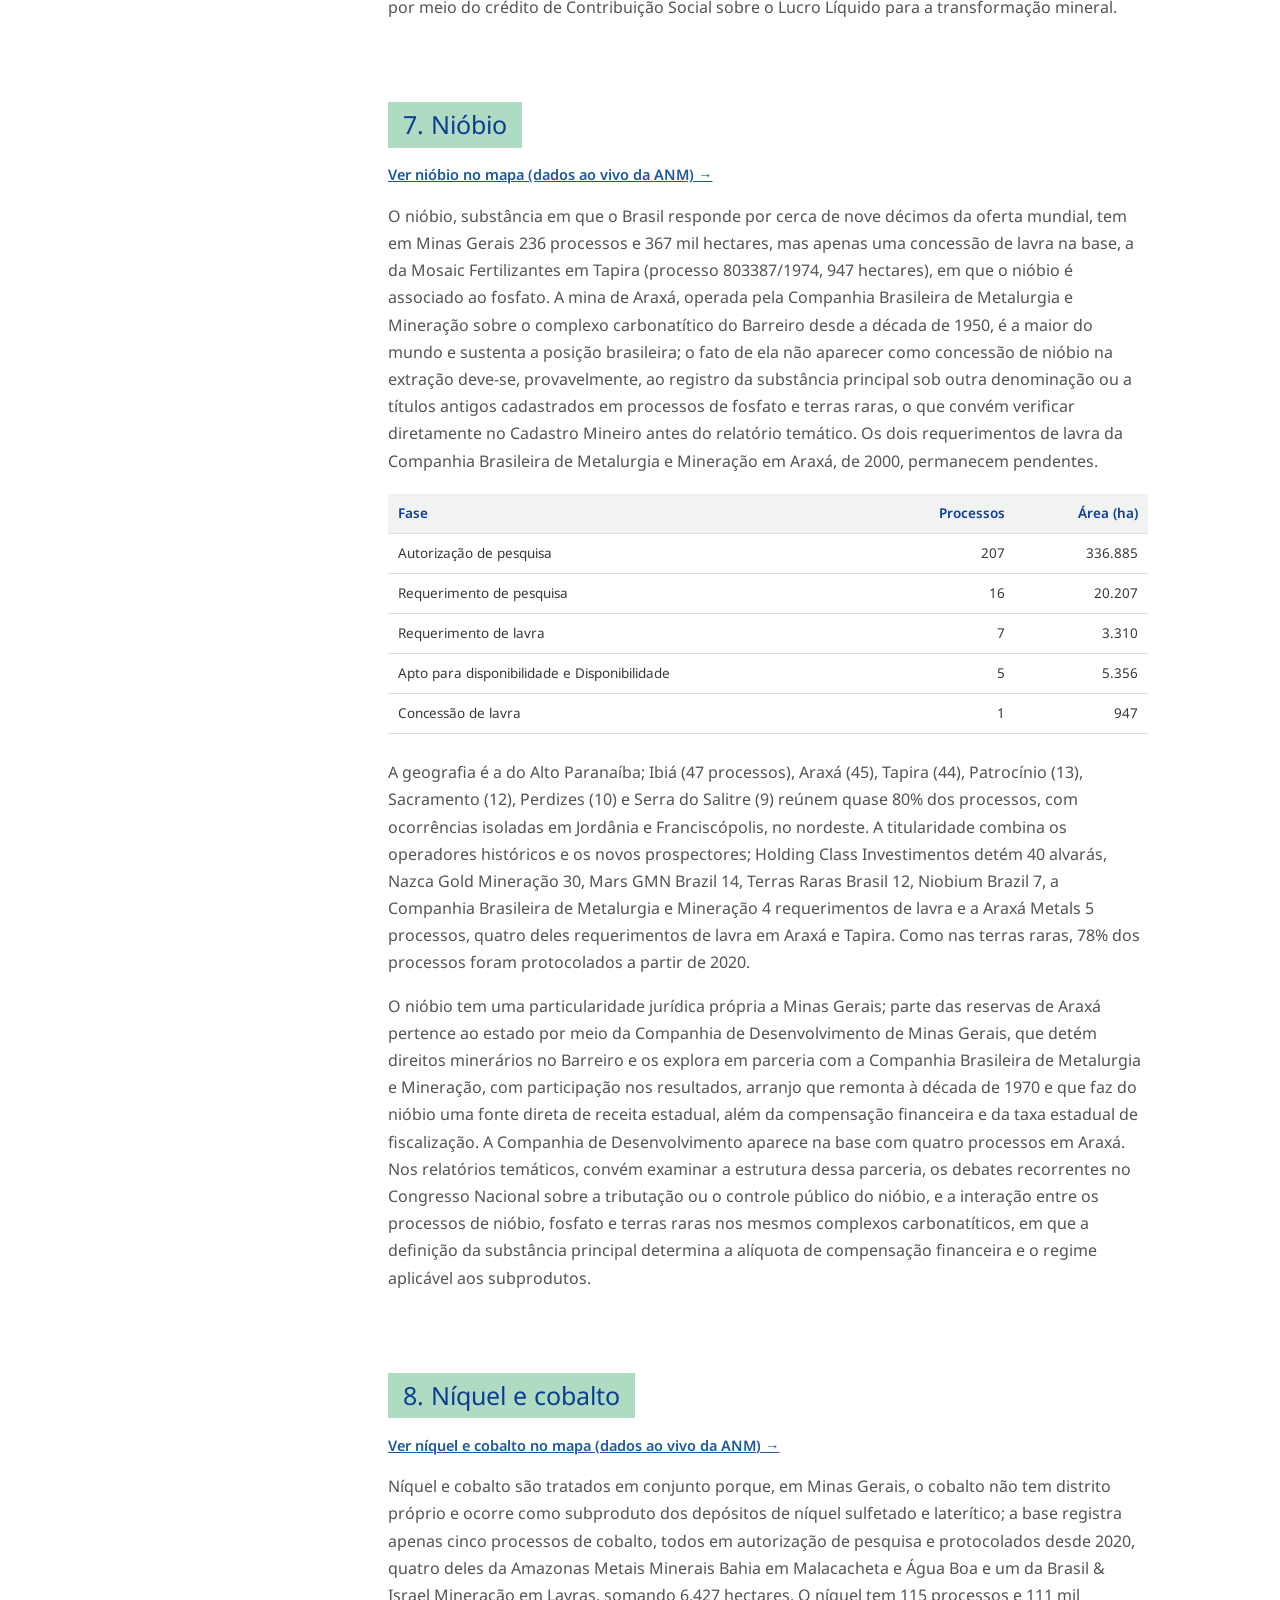
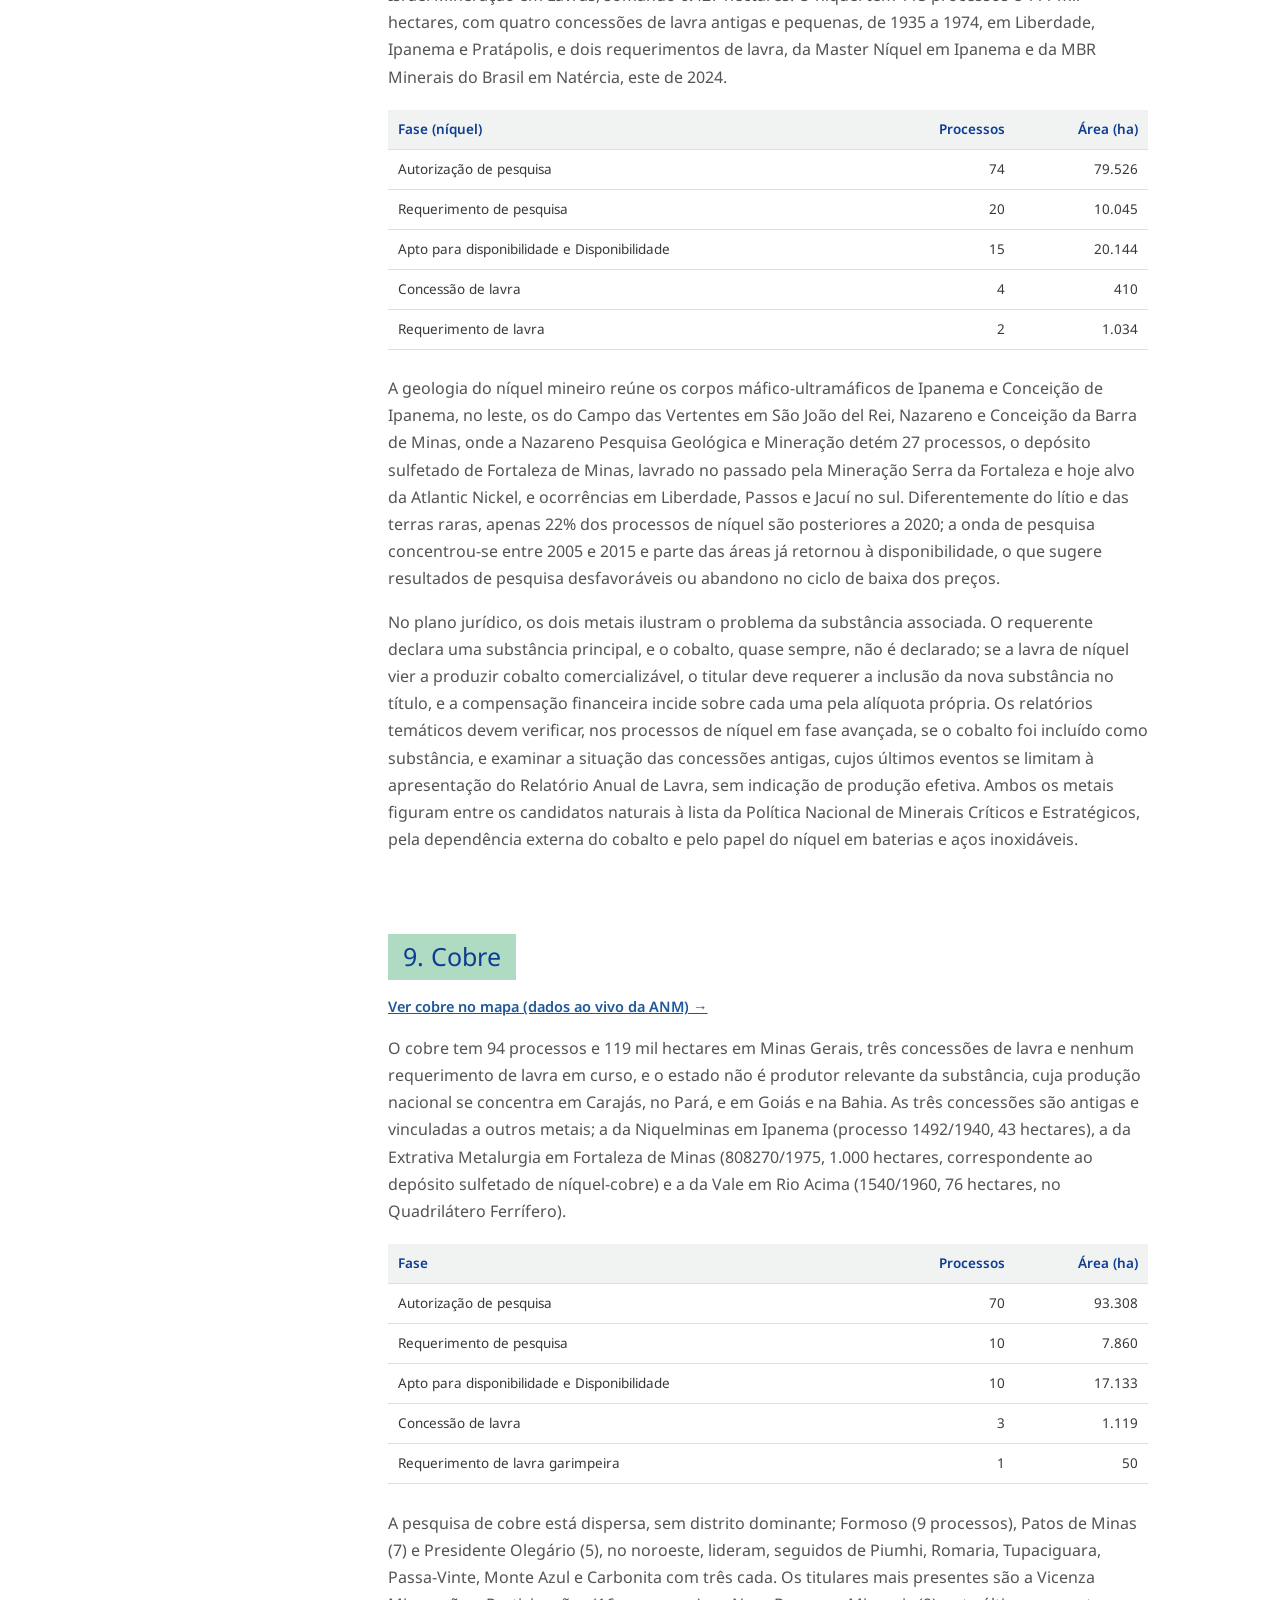
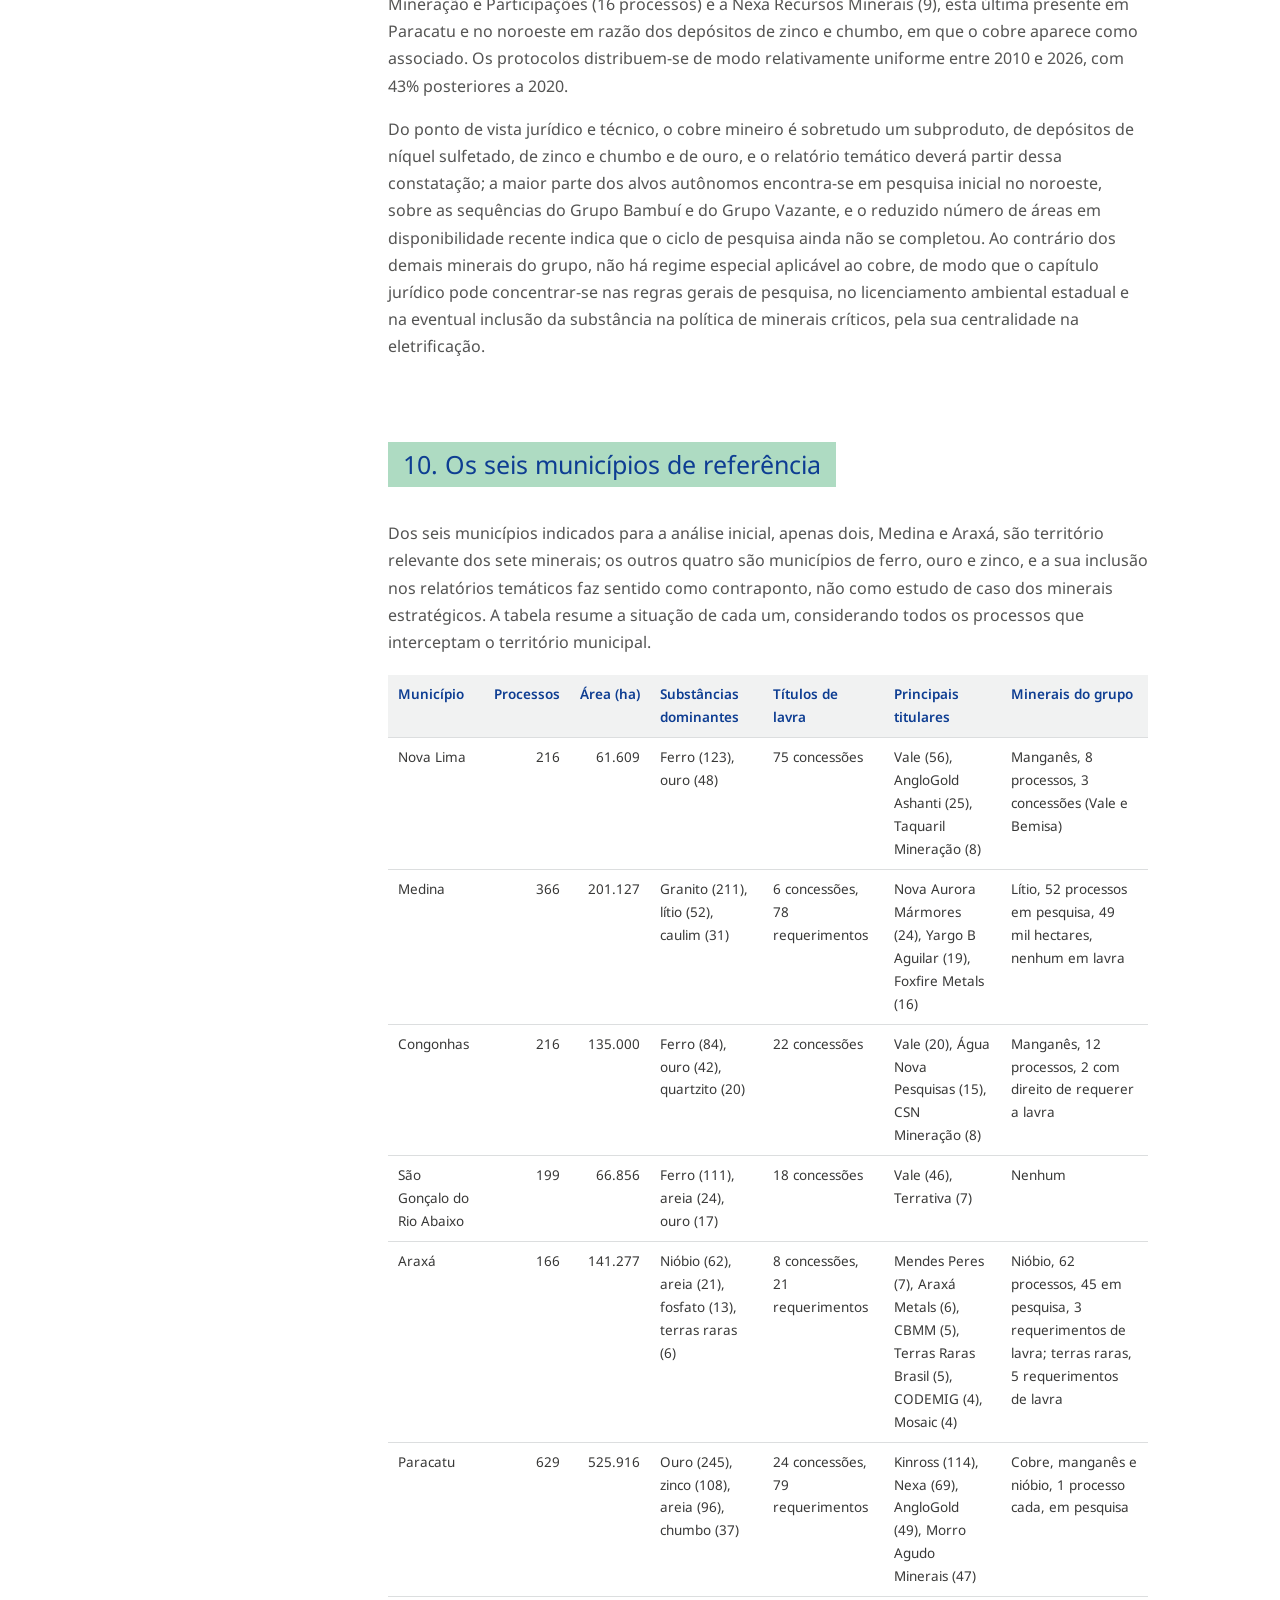
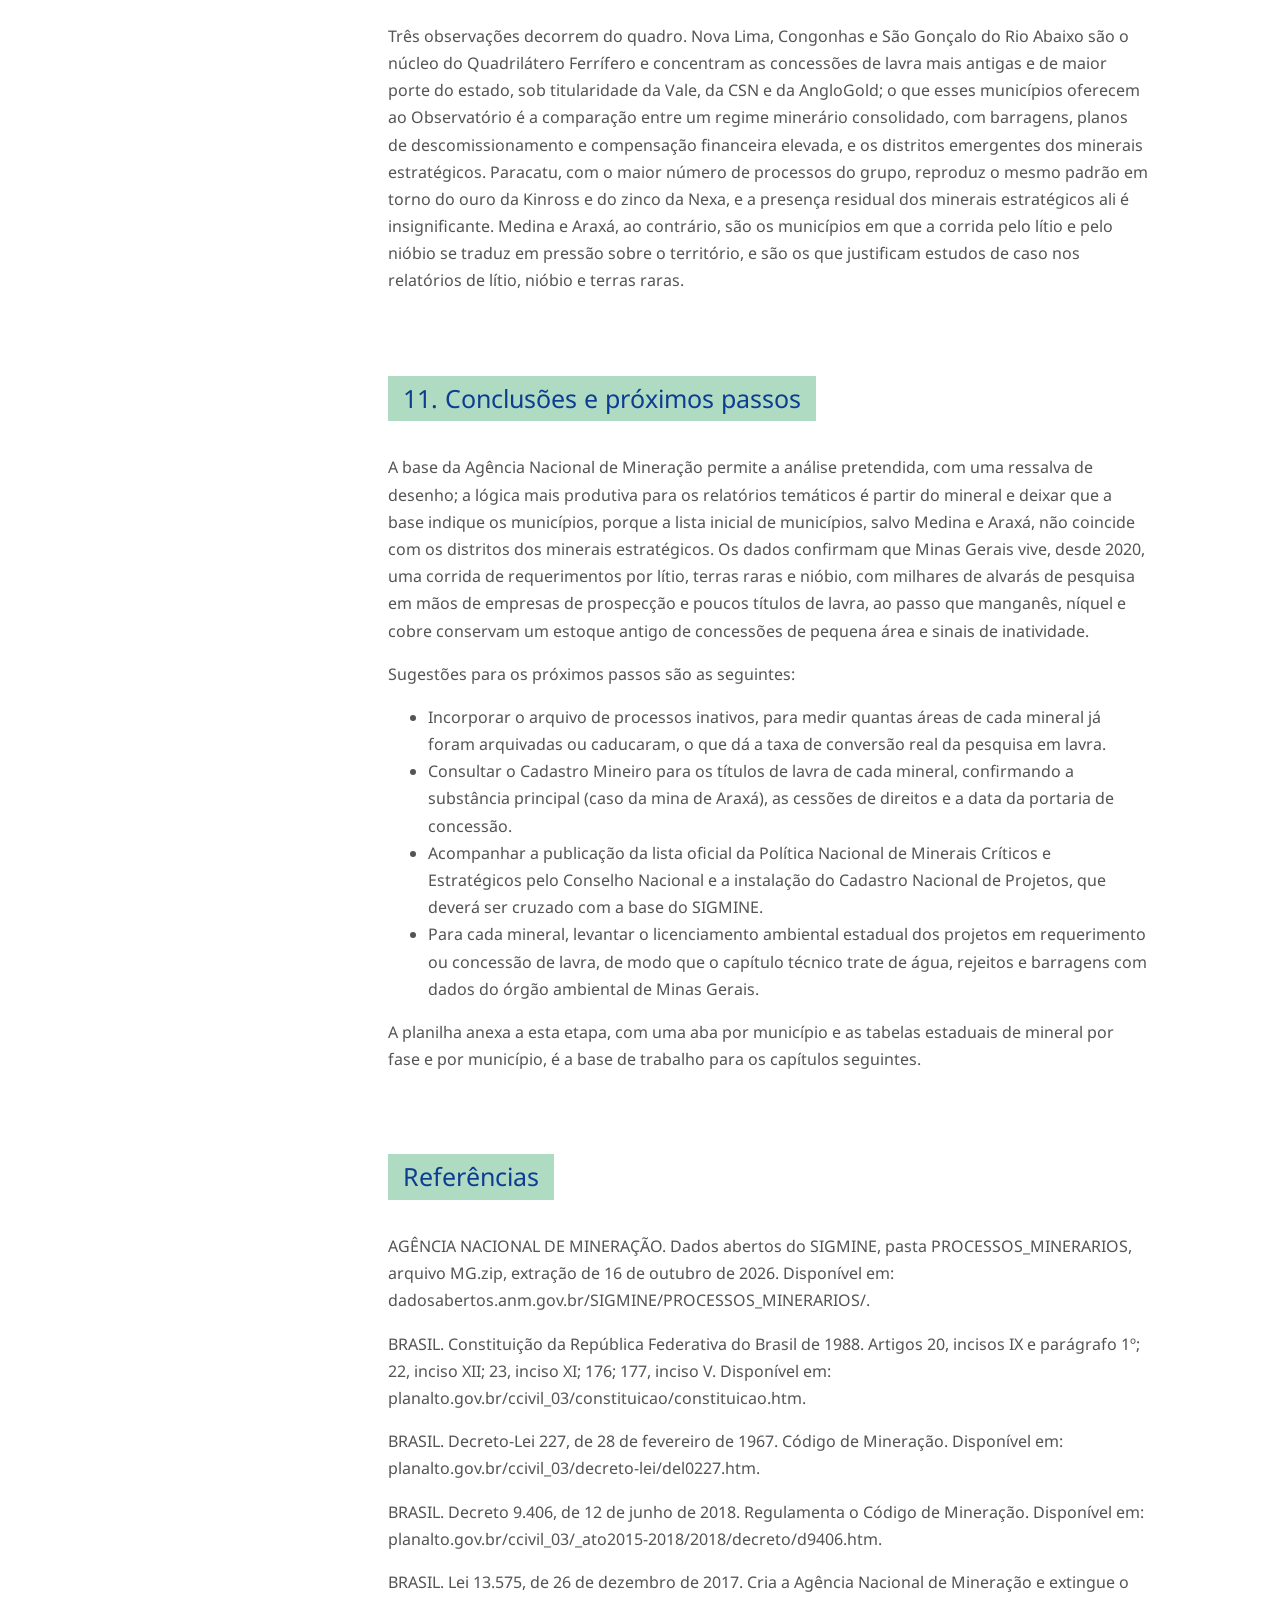
<file: mg.html>
<!doctype html>
<html lang="pt-BR">
<head>
<meta charset="utf-8">
<meta name="viewport" content="width=device-width, initial-scale=1">
<title>Minerais estratégicos em MG — Observatório SOMA</title>
<meta name="description" content="Relatório consolidado do Observatório sobre os processos minerários ativos de sete minerais estratégicos em Minas Gerais, com base nos dados abertos da ANM.">
<link rel="stylesheet" href="assets/soma.css?v=20261027c">
<script src="assets/soma.js?v=20261027c"></script>
<style>
  *{box-sizing:border-box}
  body{margin:0;background:var(--soma-paper);color:var(--soma-text);font:400 16px/1.7 var(--soma-font)}
  a{color:var(--soma-link)}
  .cover{background:var(--soma-band);color:#fff;padding:52px 0 0}
  .in{max-width:1080px;margin:0 auto;padding:0 20px}
  .cover .eyebrow{font-size:12.5px;letter-spacing:.08em;text-transform:uppercase;color:rgba(255,255,255,.82);margin:0}
  .cover h1{font:700 clamp(28px,4.8vw,44px)/1.15 var(--soma-font);color:var(--soma-mint);margin:12px 0 24px;max-width:820px}
  .cover .strip{display:inline-block;background:var(--soma-mint);color:var(--soma-navy);font-size:15.5px;padding:9px 16px;margin:0 0 -20px;position:relative}
  .layout{display:grid;grid-template-columns:220px minmax(0,1fr);gap:48px;padding-top:56px;padding-bottom:72px}
  @media(max-width:900px){.layout{grid-template-columns:1fr;gap:0}}
  nav.toc{position:sticky;top:calc(var(--soma-bar-h) + 20px);align-self:start;font-size:13.5px}
  nav.toc p{font-weight:600;color:var(--soma-heading);margin:0 0 8px}
  nav.toc a{display:block;padding:4px 8px;color:var(--soma-text-2);text-decoration:none;border-left:3px solid transparent}
  nav.toc a:hover{color:var(--soma-heading);border-left-color:var(--soma-mint)}
  @media(max-width:900px){nav.toc{position:static;margin-bottom:28px}}
  article{min-width:0;max-width:760px}
  article p, article li{color:var(--soma-text-2);overflow-wrap:break-word}
  article > p:first-of-type{font-size:17px;color:var(--soma-text)}
  h2.label{display:inline-block;background:var(--soma-mint);color:var(--soma-navy);
    font:400 clamp(20px,3vw,25px)/1.25 var(--soma-font);padding:7px 15px;margin:2.6em 0 .7em}
  h2.label:first-child{margin-top:0}
  .maplink{margin:-.2em 0 1em;font-size:14.5px;font-weight:600}
  .tiles{display:grid;grid-template-columns:repeat(auto-fit,minmax(170px,1fr));gap:14px;margin:0 0 36px}
  .tile{border-top:4px solid var(--soma-mint);background:var(--soma-grey);padding:14px 16px}
  .tile .k{font-size:12.5px;color:var(--soma-text-2)}
  .tile .v{font-size:28px;line-height:1.15;color:var(--soma-heading);font-weight:600;margin:4px 0}
  .tile .n{font-size:12.5px;color:var(--soma-text-2)}
  .live{display:flex;align-items:flex-start;gap:10px;margin:0 0 36px;padding:12px 16px;
    border:1px solid var(--soma-line);border-left:4px solid var(--soma-navy);font-size:14px}
  .live b{color:var(--soma-heading)}
  .live .dot{width:9px;height:9px;border-radius:50%;background:#898781;flex:none;margin-top:7px}
  .live.ok .dot{background:#0ca30c} .live.err .dot{background:#d03b3b}
  .table-wrap{overflow-x:auto;margin:1.2em 0 1.6em}
  table{border-collapse:collapse;width:100%;font-size:13.5px}
  th,td{text-align:left;padding:8px 10px;border-bottom:1px solid var(--soma-line);vertical-align:top}
  th{color:var(--soma-heading);font-weight:600;background:var(--soma-grey)}
  td.num,th.num{text-align:right;font-variant-numeric:tabular-nums;white-space:nowrap}
  .downloads{display:flex;flex-wrap:wrap;gap:10px;margin:8px 0 0}
  .downloads a{padding:8px 14px;border:1px solid var(--soma-line);text-decoration:none;font-size:14px;font-weight:600}
  .downloads a:hover{border-color:var(--soma-navy)}
  .lang-note{font-size:14px;background:var(--soma-mint-soft);border-left:4px solid var(--soma-mint);padding:10px 14px;margin:0 0 28px}
  /* chart: share of each mineral's processes by phase group */
  .chart{margin:1.4em 0 2em;
    --ph-pesquisa:#2a78d6;--ph-lavra:#eb6834;--ph-disponibilidade:#1baf7a;--ph-outros:#b4b2a9}
  @media (prefers-color-scheme: dark){:root:not([data-theme="light"]) .chart{
    --ph-pesquisa:#3987e5;--ph-lavra:#d95926;--ph-disponibilidade:#199e70;--ph-outros:#5f5e5a}}
  :root[data-theme="dark"] .chart{--ph-pesquisa:#3987e5;--ph-lavra:#d95926;--ph-disponibilidade:#199e70;--ph-outros:#5f5e5a}
  .legend{display:flex;flex-wrap:wrap;gap:6px 16px;font-size:13px;color:var(--soma-text-2);margin:0 0 10px}
  .legend i{display:inline-block;width:10px;height:10px;border-radius:2px;margin-right:6px;vertical-align:-1px}
  .bars{display:grid;grid-template-columns:110px minmax(0,1fr) 70px;gap:8px 12px;align-items:center;font-size:13.5px}
  .bars .lab{color:var(--soma-text)}
  .bars .tot{text-align:right;color:var(--soma-text-2);font-variant-numeric:tabular-nums}
  .bar{display:flex;gap:2px;height:18px}
  .bar span{height:100%;min-width:2px;outline:none}
  .bar span:first-child{border-radius:4px 0 0 4px} .bar span:last-child{border-radius:0 4px 4px 0}
  .bar span:only-child{border-radius:4px}
  .bar span:hover,.bar span:focus-visible{filter:brightness(1.12);box-shadow:0 0 0 2px var(--soma-paper),0 0 0 3px var(--soma-text-2)}
  .chart .axis{grid-column:2;display:flex;justify-content:space-between;font-size:11.5px;color:#898781;font-variant-numeric:tabular-nums}
  .tip{position:fixed;z-index:2000;pointer-events:none;background:var(--soma-paper);color:var(--soma-text);
    border:1px solid var(--soma-line);box-shadow:0 4px 14px rgba(0,0,0,.12);padding:8px 10px;font-size:12.5px;line-height:1.45;opacity:0;transition:opacity .1s}
  .tip b{color:var(--soma-heading)}
  @media (prefers-reduced-motion: reduce){.tip{transition:none}}
</style>
</head>
<body>

<div class="cover">
  <div class="in">
    <p class="eyebrow"><span data-lang="pt">Relatório consolidado · base ANM</span><span data-lang="en" hidden>Consolidated report · ANM data</span></p>
    <h1>Minerais estratégicos em Minas Gerais — relatório consolidado (base ANM)</h1>
    <div class="strip">17 out. 2026 · Bernardo Máximo Munayer</div>
  </div>
</div>

<div class="in layout">
  <nav class="toc" aria-label="Sumário">
    <p><span data-lang="pt">Sumário</span><span data-lang="en" hidden>Contents</span></p>
    <a href="#s-1">1. Apresentação e método</a>
    <a href="#s-2">2. Marco jurídico comum</a>
    <a href="#s-3">3. Panorama estadual dos sete minerais</a>
    <a href="#s-4">4. Lítio</a>
    <a href="#s-5">5. Manganês</a>
    <a href="#s-6">6. Terras raras</a>
    <a href="#s-7">7. Nióbio</a>
    <a href="#s-8">8. Níquel e cobalto</a>
    <a href="#s-9">9. Cobre</a>
    <a href="#s-10">10. Os seis municípios de referência</a>
    <a href="#s-11">11. Conclusões e próximos passos</a>
    <a href="#s-referencias">Referências</a>
    <p style="margin-top:18px"><a href="mg-mapa.html" style="border:0;padding-left:0;color:var(--soma-link);font-weight:600"><span data-lang="pt">Abrir o mapa →</span><span data-lang="en" hidden>Open the map →</span></a></p>
  </nav>
  <article>
    <p class="lang-note" data-lang="en" hidden>This report is available in Portuguese only. Figures, the chart and the map labels follow the language switch.</p>
    <div class="tiles">
      <div class="tile"><div class="k"><span data-lang="pt">Processos ativos</span><span data-lang="en" hidden>Active processes</span></div><div class="v">3.995</div><div class="n"><span data-lang="pt">sete minerais, MG</span><span data-lang="en" hidden>seven minerals, MG</span></div></div>
      <div class="tile"><div class="k"><span data-lang="pt">Área requerida</span><span data-lang="en" hidden>Area under title</span></div><div class="v">4,88</div><div class="n"><span data-lang="pt">milhões de hectares</span><span data-lang="en" hidden>million hectares</span></div></div>
      <div class="tile"><div class="k"><span data-lang="pt">Em fase de pesquisa</span><span data-lang="en" hidden>At exploration stage</span></div><div class="v">92%</div><div class="n"><span data-lang="pt">requerimento ou autorização</span><span data-lang="en" hidden>application or permit</span></div></div>
      <div class="tile"><div class="k"><span data-lang="pt">Concessões de lavra</span><span data-lang="en" hidden>Mining concessions</span></div><div class="v">66</div><div class="n"><span data-lang="pt">em vigor</span><span data-lang="en" hidden>in force</span></div></div>
    </div>
    <div class="live" id="live" aria-live="polite">
      <span class="dot"></span>
      <span id="live-text"><span data-lang="pt">Verificando a base ao vivo da ANM…</span><span data-lang="en" hidden>Checking the live ANM database…</span></span>
    </div>
<h2 class="label" id="s-1">1. Apresentação e método</h2>
<p>Este relatório consolida, a partir da base pública da Agência Nacional de Mineração, a situação dos processos minerários ativos em Minas Gerais relativos a sete substâncias de interesse estratégico — lítio, manganês, terras raras, nióbio, níquel, cobalto e cobre —, descrevendo onde cada uma é objeto de pesquisa ou lavra, em qual fase do procedimento administrativo se encontram os títulos e quem os detém. O objetivo é fornecer a base empírica e o marco jurídico comum para a série de relatórios temáticos, um por mineral, que o Observatório da Mineração em Minas Gerais pretende produzir.</p>
<p>A fonte é o arquivo MG.zip do repositório de dados abertos da Agência Nacional de Mineração (SIGMINE, pasta PROCESSOS_MINERARIOS), extraído em 16 de outubro de 2026, contendo 55.002 polígonos de processos ativos no estado. Cada registro traz o número e o ano do processo, a área em hectares, a fase atual, o último evento registrado, o titular do direito minerário, a substância requerida e o regime de uso. A base não informa o município; essa atribuição foi feita por cruzamento espacial dos polígonos com a malha municipal de Minas Gerais, registrando-se, para cada processo, o município onde se concentra a maior parte da área e a lista de todos os municípios que ele intercepta.</p>
<p>Três limitações devem ser lidas junto com os números. A base registra apenas processos ativos; títulos extintos, indeferidos ou arquivados constam de arquivo separado (PROCESSOS_INATIVOS) e não foram incorporados. A substância é a declarada pelo requerente no protocolo, de modo que um mesmo depósito pode aparecer sob grafias distintas (por exemplo, "MINÉRIO DE LÍTIO" e "LÍTIO") e minerais associados podem estar ocultos sob a substância principal; os sete grupos foram montados reunindo as variantes. Por fim, 40 polígonos não puderam ser atribuídos a município algum, por defeito de geometria ou posição na fronteira estadual, e 141 processos aparecem com fase "DADO NÃO CADASTRADO".</p>
<h2 class="label" id="s-2">2. Marco jurídico comum</h2>
<p>O ponto de partida é constitucional. Os recursos minerais, inclusive os do subsolo, são bens da União (artigo 20, inciso IX, da Constituição) e constituem propriedade distinta da do solo, de modo que a pesquisa e a lavra só podem ser efetuadas mediante autorização ou concessão federal, no interesse nacional, por brasileiros ou empresas constituídas sob as leis brasileiras com sede e administração no país (artigo 176). Compete privativamente à União legislar sobre jazidas, minas e outros recursos minerais (artigo 22, inciso XII), cabendo a estados e municípios, em competência comum, registrar, acompanhar e fiscalizar as concessões em seus territórios (artigo 23, inciso XI) e participar do resultado da exploração por meio da compensação financeira (artigo 20, parágrafo 1º). Os minérios e minerais nucleares permanecem sob monopólio da União (artigo 177, inciso V), o que importa diretamente para as terras raras, cujos depósitos em geral contêm tório e urânio associados.</p>
<p>A legislação infraconstitucional de base continua sendo o Código de Mineração, Decreto-Lei 227, de 28 de fevereiro de 1967, regulamentado hoje pelo Decreto 9.406, de 12 de junho de 2018, que reorganizou os regimes de aproveitamento e os prazos de pesquisa; a Lei 13.575, de 26 de dezembro de 2017, extinguiu o Departamento Nacional de Produção Mineral e criou a Agência Nacional de Mineração, a quem cabe outorgar os títulos, fiscalizar a atividade e gerir o cadastro minerário; a Lei 13.540, de 18 de dezembro de 2017, reformou a compensação financeira pela exploração de recursos minerais, com alíquotas por substância sobre a receita bruta da venda. Completam o quadro a Lei 6.567, de 24 de setembro de 1978, para o regime de licenciamento de substâncias de emprego imediato na construção civil; a Lei 7.805, de 18 de julho de 1989, para a permissão de lavra garimpeira; e a Lei 14.066, de 30 de setembro de 2020, que endureceu a Política Nacional de Segurança de Barragens após Mariana e Brumadinho. Em Minas Gerais, somam-se a Taxa de Controle, Monitoramento e Fiscalização das Atividades de Pesquisa, Lavra, Exploração e Aproveitamento de Recursos Minerários, instituída pela Lei estadual 19.976, de 27 de dezembro de 2011, e a Lei estadual 23.291, de 25 de fevereiro de 2019, que proibiu novas barragens a montante e condicionou o licenciamento ambiental de empreendimentos minerários.</p>
<p>A fase registrada pela Agência Nacional de Mineração para cada processo corresponde a uma posição nesse sistema de regimes, e é essa correspondência que permite ler a base como retrato jurídico, não apenas cadastral.</p>
<div class="table-wrap"><table><thead><tr><th>Fase registrada na base</th><th>Regime e ato administrativo</th><th>Fundamento</th><th>Significado prático</th></tr></thead><tbody><tr><td>Requerimento de pesquisa</td><td>Pedido de autorização de pesquisa, ainda em análise</td><td>Código de Mineração, artigos 14 a 16; Decreto 9.406/2018</td><td>Área bloqueada em favor do requerente, sem direito de intervir no solo</td></tr><tr><td>Autorização de pesquisa</td><td>Alvará de pesquisa expedido pela Agência</td><td>Código, artigos 22 e seguintes; prazo de 2 a 4 anos, prorrogável</td><td>Trabalhos de pesquisa autorizados; obrigação de apresentar relatório final</td></tr><tr><td>Direito de requerer a lavra</td><td>Relatório final aprovado; prazo de um ano para pedir a concessão</td><td>Código, artigo 31</td><td>Jazida reconhecida; o titular detém prioridade para a lavra</td></tr><tr><td>Requerimento de lavra</td><td>Pedido de concessão protocolado, com plano de aproveitamento econômico</td><td>Código, artigos 38 a 42</td><td>Depende de licença ambiental prévia e de análise do plano</td></tr><tr><td>Concessão de lavra</td><td>Portaria de concessão outorgada pela Agência</td><td>Código, artigo 43; Constituição, artigo 176</td><td>Título de lavra por prazo indeterminado; incidência de compensação financeira</td></tr><tr><td>Requerimento de licenciamento e Licenciamento</td><td>Licença municipal registrada na Agência</td><td>Lei 6.567/1978</td><td>Areia, cascalho, argila e similares, até 50 hectares</td></tr><tr><td>Requerimento de lavra garimpeira e Lavra garimpeira</td><td>Permissão de lavra garimpeira</td><td>Lei 7.805/1989</td><td>Garimpo individual ou cooperativo, substâncias garimpáveis</td></tr><tr><td>Requerimento de registro de extração e Registro de extração</td><td>Extração por órgãos públicos para obras</td><td>Decreto 9.406/2018, regime de registro de extração</td><td>Materiais de construção para obra pública</td></tr><tr><td>Apto para disponibilidade e Disponibilidade</td><td>Área desonerada oferecida em procedimento público</td><td>Código, artigo 26</td><td>A área voltará a ser outorgada a quem vencer a oferta</td></tr></tbody></table></div>
<p>Sobre esse sistema geral incide, desde 16 de setembro de 2026, a Lei 15.506, que instituiu a Política Nacional de Minerais Críticos e Estratégicos, regulamentada no mesmo dia pelo Decreto 13.118. A lei distingue minerais críticos, cujo suprimento é insuficiente ou vulnerável para a economia nacional, de minerais estratégicos, aqueles em que o país detém reservas relevantes para a balança comercial, para a tecnologia ou para a redução de emissões, e atribui ao Conselho Nacional de Industrialização de Minerais Críticos e Estratégicos, presidido pela Casa Civil, a definição e a revisão quadrienal da lista. Os projetos assim qualificados ganham prioridade de tramitação no Ministério de Minas e Energia e na Agência Nacional de Mineração, inscrevem-se em cadastro nacional integrado ao SIGMINE e passam a depender de aprovação do Conselho para mudanças de controle societário, para parcerias internacionais sensíveis e para a cessão ou oneração de títulos minerários; em contrapartida, assumem o pagamento de bônus de assinatura e a destinação de parcela da receita bruta a pesquisa e desenvolvimento e a um fundo garantidor. A lista oficial de substâncias ainda não foi publicada, de modo que a inclusão de cada um dos sete minerais deste relatório é, por ora, expectativa fundada no Decreto 10.657, de 24 de março de 2021, que já os tratava como estratégicos na Política de Apoio ao Licenciamento Ambiental de Projetos de Investimentos para a Produção de Minerais Estratégicos (Mayer Brown, 28 set. 2026).</p>
<h2 class="label" id="s-3">3. Panorama estadual dos sete minerais</h2>
<p>Os sete minerais somam 3.995 processos ativos e cerca de 4,88 milhões de hectares, pouco mais de 7% dos processos do estado, mas a distribuição interna é profundamente desigual, e o traço comum a todos é a imaturidade dos títulos; em cada grupo, mais de 85% dos processos estão nas fases de requerimento ou autorização de pesquisa, e as concessões de lavra em vigor são raras, quase sempre anteriores a 1990 e de pequena área. A única exceção parcial é o manganês, que combina um estoque antigo de concessões com uma onda recente de pesquisa.</p>
<div id="chart-fases" class="chart" role="img" aria-label="Distribuição dos processos de cada mineral por fase"></div>
<div class="table-wrap"><table><thead><tr><th>Mineral</th><th class=num>Processos</th><th class=num>Área (ha)</th><th class=num>Pesquisa (requerimento + autorização)</th><th class=num>Lavra (direito, requerimento e concessão)</th><th class=num>Disponibilidade</th><th class=num>Protocolados desde 2020</th></tr></thead><tbody><tr><td>Lítio</td><td class=num>2.106</td><td class=num>2.822.788</td><td class=num>2.068</td><td class=num>15 (4 concessões)</td><td class=num>23</td><td class=num>1.941 (92%)</td></tr><tr><td>Manganês</td><td class=num>902</td><td class=num>848.735</td><td class=num>683</td><td class=num>143 (54 concessões)</td><td class=num>76</td><td class=num>246 (27%)</td></tr><tr><td>Terras raras</td><td class=num>537</td><td class=num>608.832</td><td class=num>529</td><td class=num>8 (nenhuma concessão)</td><td class=num>0</td><td class=num>523 (97%)</td></tr><tr><td>Nióbio</td><td class=num>236</td><td class=num>366.705</td><td class=num>223</td><td class=num>8 (1 concessão)</td><td class=num>5</td><td class=num>185 (78%)</td></tr><tr><td>Níquel</td><td class=num>115</td><td class=num>111.159</td><td class=num>94</td><td class=num>6 (4 concessões)</td><td class=num>15</td><td class=num>25 (22%)</td></tr><tr><td>Cobre</td><td class=num>94</td><td class=num>119.470</td><td class=num>80</td><td class=num>3 (3 concessões)</td><td class=num>10</td><td class=num>40 (43%)</td></tr><tr><td>Cobalto</td><td class=num>5</td><td class=num>6.427</td><td class=num>5</td><td class=num>0</td><td class=num>0</td><td class=num>5 (100%)</td></tr></tbody></table></div>
<p>A geografia é igualmente concentrada e, para cada mineral, aponta para uma província geológica reconhecível. O lítio está no Vale do Jequitinhonha e no nordeste do estado, com Araçuaí, Jequitinhonha, Itinga, Teófilo Otoni, Salinas, Novo Cruzeiro e Caraí à frente; as terras raras dividem-se entre o Alto Paranaíba (Presidente Olegário, Patos de Minas, Tiros) e o maciço alcalino de Poços de Caldas (Poços de Caldas, Caldas, Andradas, Santa Rita de Caldas); o nióbio concentra-se no Alto Paranaíba, nos complexos de Araxá e Tapira e em Ibiá, Patrocínio e Sacramento; o manganês dispersa-se pela Serra do Espinhaço (Diamantina, Santana de Pirapama, Santana do Riacho, Monjolos), pelo Quadrilátero Ferrífero meridional (Conselheiro Lafaiete, Entre Rios de Minas) e pelo norte (Rio Pardo de Minas, Montalvânia); o níquel acompanha os corpos ultramáficos de Ipanema e Conceição de Ipanema, do Campo das Vertentes (São João del Rei, Nazareno, Conceição da Barra de Minas) e de Fortaleza de Minas; o cobre e o cobalto não configuram distrito próprio, aparecendo de modo pulverizado no noroeste (Formoso, Patos de Minas, Presidente Olegário) e, no caso do cobalto, em Malacacheta.</p>
<p>A cronologia dos protocolos mostra dois movimentos distintos. Lítio, terras raras e nióbio foram objeto de uma corrida de requerimentos a partir de 2020, concentrada em 2021 e 2022, que explica a predominância de áreas em pesquisa e a presença de titulares de constituição recente, muitos deles veículos de grupos estrangeiros ou empresas de prospecção que acumulam dezenas de alvarás contíguos. Manganês, níquel e cobre têm história mais longa, com concessões das décadas de 1930 a 1980 ainda ativas e uma segunda onda de pesquisa entre 2005 e 2015, hoje em parte convertida em áreas em disponibilidade.</p>
<h2 class="label" id="s-4">4. Lítio</h2>
<p class="maplink"><a href="mg-mapa.html#mineral=litio">Ver lítio no mapa (dados ao vivo da ANM) →</a></p>
<p>O lítio é, de longe, o mineral com maior presença na base, com 2.106 processos ativos e 2,82 milhões de hectares, e também o de perfil mais recente e mais especulativo; 92% dos processos foram protocolados a partir de 2020 e apenas quatro concessões de lavra estão em vigor, todas no eixo Araçuaí–Itinga. Em Minas Gerais o lítio ocorre em pegmatitos portadores de espodumênio, petalita e lepidolita da Província Pegmatítica Oriental, no médio Jequitinhonha, com teores e tonelagens que colocaram a região entre os principais distritos de lítio de rocha dura fora da Austrália; a produção histórica da Companhia Brasileira de Lítio, em Araçuaí e Itinga, desde a década de 1990, e a entrada em operação da Sigma Lithium, em Itinga, em 2023, marcam a transição de um distrito artesanal para a escala industrial.</p>
<div class="table-wrap"><table><thead><tr><th>Fase</th><th class=num>Processos</th><th class=num>Área (ha)</th></tr></thead><tbody><tr><td>Autorização de pesquisa</td><td class=num>1.928</td><td class=num>2.654.860</td></tr><tr><td>Requerimento de pesquisa</td><td class=num>140</td><td class=num>127.254</td></tr><tr><td>Apto para disponibilidade e Disponibilidade</td><td class=num>23</td><td class=num>34.151</td></tr><tr><td>Requerimento de lavra</td><td class=num>10</td><td class=num>4.438</td></tr><tr><td>Concessão de lavra</td><td class=num>4</td><td class=num>1.761</td></tr><tr><td>Direito de requerer a lavra</td><td class=num>1</td><td class=num>324</td></tr></tbody></table></div>
<p>Os municípios dominantes são Araçuaí (95 processos), Jequitinhonha (89), Itinga (71), Teófilo Otoni (69), Salinas (67), Novo Cruzeiro (65), Caraí (52), Taiobeiras (51), Itambacuri (49) e Almenara (47); a mancha de pesquisa estende-se, contudo, por quase todo o nordeste do estado, até Medina, Divisópolis e o limite com a Bahia. A titularidade é marcada pela concentração em empresas de prospecção; Foxfire Metals detém 304 alvarás, Pedra Cinza Mineração 220, Atlas Lítio Brasil 75, Rio Tinto Desenvolvimentos Minerais 53, RBR Mineradora 49, Mars Mines Brasil 47, Canopus Geologia 46 e Enova Brasil 37. As quatro concessões pertencem à Companhia Brasileira de Lítio (processos 807022/1971 em Itinga e 807652/1973 em Araçuaí), à Atlas Lítio Brasil (833356/2007, Araçuaí, 1.536 hectares, com defesa protocolada em julho de 2026) e à Sigma Mineração (804541/1971, Itinga, cuja portaria de concessão foi publicada em maio de 2026). Entre os dez requerimentos de lavra destacam-se os da PLS Brasil Mineração em Salinas, protocolados em novembro de 2025, os da MGLIT Empreendimentos e os da Atlas em Araçuaí e Itinga.</p>
<p>Do ponto de vista jurídico, o lítio reúne três particularidades. A primeira é histórica; até 2022 a substância esteve sujeita ao regime do Decreto 2.413, de 4 de dezembro de 1997, que exigia autorização da Comissão Nacional de Energia Nuclear para exportação e importação de minérios e compostos de lítio, revogado pelo Decreto 11.120, de 5 de julho de 2022, o que destravou os projetos de exportação e explica, em parte, a corrida de requerimentos. A segunda é o conjunto de medidas estaduais, reunidas pelo governo de Minas Gerais sob o nome de Vale do Lítio, com incentivos fiscais e licenciamento prioritário para empreendimentos na região. A terceira é a expectativa de inclusão na lista da Política Nacional de Minerais Críticos e Estratégicos, com os deveres correlatos de registro, bônus de assinatura e aprovação prévia de mudanças de controle, questão sensível num mercado em que a maior parte das áreas é detida por sociedades de propósito específico cujo controle é negociado no exterior. Na dimensão técnica e ambiental, os pontos a aprofundar nos relatórios temáticos são o conflito entre as áreas requeridas e os territórios de comunidades tradicionais e de agricultura familiar do Jequitinhonha, o uso de água numa região semiárida e a gestão de rejeitos de flotação, uma vez que o rejeito de espodumênio é arenoso e passível de disposição a seco.</p>
<h2 class="label" id="s-5">5. Manganês</h2>
<p class="maplink"><a href="mg-mapa.html#mineral=manganes">Ver manganês no mapa (dados ao vivo da ANM) →</a></p>
<p>O manganês é o mineral do grupo com a estrutura de títulos mais madura e mais dispersa; são 902 processos e 848 mil hectares, dos quais 54 concessões de lavra, 82 requerimentos de lavra e 7 direitos de requerer a lavra, e a sua história em Minas Gerais remonta à década de 1930, com concessões ainda ativas de 1935 e 1936 em Caldas, Ritápolis e Itabirito. Os depósitos mineiros são de dois tipos principais; os de origem sedimentar e metamórfica associados às sequências do Supergrupo Espinhaço e do Grupo Bambuí, na Serra do Espinhaço e no norte do estado, e os protominérios carbonáticos e silicáticos do Quadrilátero Ferrífero e do Campo das Vertentes, historicamente lavrados para a indústria de ferroligas de Conselheiro Lafaiete, Ouro Branco e São João del Rei.</p>
<div class="table-wrap"><table><thead><tr><th>Fase</th><th class=num>Processos</th><th class=num>Área (ha)</th></tr></thead><tbody><tr><td>Autorização de pesquisa</td><td class=num>535</td><td class=num>600.113</td></tr><tr><td>Requerimento de pesquisa</td><td class=num>148</td><td class=num>116.956</td></tr><tr><td>Requerimento de lavra</td><td class=num>82</td><td class=num>31.022</td></tr><tr><td>Apto para disponibilidade e Disponibilidade</td><td class=num>76</td><td class=num>75.044</td></tr><tr><td>Concessão de lavra</td><td class=num>54</td><td class=num>20.201</td></tr><tr><td>Direito de requerer a lavra</td><td class=num>7</td><td class=num>5.399</td></tr></tbody></table></div>
<p>Os municípios dominantes são Diamantina (58 processos), Rio Pardo de Minas (32), Conselheiro Lafaiete (30), Santana de Pirapama (24), Santana do Riacho (22), Monjolos (21), Entre Rios de Minas (18), Montalvânia (17), Itamarandiba (16) e Salto da Divisa (16). A titularidade é mais pulverizada do que nos demais minerais e revela a ligação com a cadeia metalúrgica; Magnesita Mineração detém 31 processos, CIDEF do Brasil 19, Maringá Ferro-Liga 17, Tratex Mineração 12, Mineração Conselheiro Mata 11, Bemisa Holding 10 e Ferlig Ferro Liga 10, ao lado de pessoas físicas e pequenas mineradoras. As concessões em vigor são, em regra, de área pequena, entre 10 e 1.500 hectares, e muitas delas apresentam no último evento sinais de inatividade ou de contencioso, como a suspensão de trabalhos de lavra solicitada pela Companhia Brasileira de Alumínio em Caldas em junho de 2026, as multas aplicadas à Mineração Passos em 2025 e os autos de infração e exigências pendentes em Itabirito, Januária e Santa Bárbara.</p>
<p>Juridicamente, o manganês é a substância em que a leitura do campo "último evento" tem mais rendimento, porque a distância entre o título formal e a lavra efetiva é maior; a apresentação do Relatório Anual de Lavra, a suspensão de trabalhos e a prorrogação de prazo de início de lavra são os marcadores que separam minas ativas de títulos mantidos em carteira, e o Código de Mineração prevê a caducidade da concessão pela não execução dos trabalhos e a possibilidade de a Agência Nacional de Mineração declarar a área em disponibilidade. O grande número de áreas já em disponibilidade (76) indica que esse mecanismo vem sendo aplicado. Para o relatório temático, cabe aprofundar a relação entre os processos de manganês e os de minério de ferro nas mesmas áreas do Quadrilátero Ferrífero, onde a substância aparece com frequência como associada, e o enquadramento do manganês na política de minerais críticos, dado o seu uso em ligas de aço e, mais recentemente, em cátodos de baterias de íon-lítio.</p>
<h2 class="label" id="s-6">6. Terras raras</h2>
<p class="maplink"><a href="mg-mapa.html#mineral=terras-raras">Ver terras raras no mapa (dados ao vivo da ANM) →</a></p>
<p>As terras raras concentram 537 processos e 609 mil hectares, sem uma única concessão de lavra, e constituem o caso mais puro de corrida especulativa recente; 97% dos processos foram protocolados a partir de 2020, 455 deles já convertidos em autorização de pesquisa. Os alvos geológicos em Minas Gerais são de três tipos; as argilas iônicas e os regolitos desenvolvidos sobre rochas alcalinas do maciço de Poços de Caldas, no sul do estado, os complexos carbonatíticos do Alto Paranaíba, em que as terras raras ocorrem associadas ao nióbio e ao fosfato (Araxá, Tapira), e as coberturas lateríticas e sedimentos do noroeste, em Presidente Olegário, Patos de Minas e Tiros, cuja exploração ainda está em fase de reconhecimento.</p>
<div class="table-wrap"><table><thead><tr><th>Fase</th><th class=num>Processos</th><th class=num>Área (ha)</th></tr></thead><tbody><tr><td>Autorização de pesquisa</td><td class=num>455</td><td class=num>548.242</td></tr><tr><td>Requerimento de pesquisa</td><td class=num>74</td><td class=num>54.333</td></tr><tr><td>Requerimento de lavra</td><td class=num>5</td><td class=num>2.691</td></tr><tr><td>Direito de requerer a lavra</td><td class=num>3</td><td class=num>3.566</td></tr></tbody></table></div>
<p>Os municípios dominantes são Presidente Olegário (56 processos), Poços de Caldas (47), Caldas (36), Patos de Minas (28), Andradas (26), Ipuiúna (18), Santa Rita de Caldas (18), Grão Mogol (15), Itacambira (13) e Varjão de Minas (11). Entre os titulares aparecem Nazca Gold Mineração (42 processos), Alpha Minerals Brazil (32), Viridis Mineração (29), RCO Mineração (29), RTB Geologia e Mineração (21), Axel REE (20) e Equinox Brazil (18), ao lado de pessoas físicas que detêm dezenas de áreas. Os únicos processos próximos da lavra são os cinco requerimentos de lavra da Araxá Metals e da Araxá Mineração e Metalurgia em Araxá, com movimentação intensa em 2026, e os três direitos de requerer a lavra da Bemisa Participações em Tiros, cujo prazo foi prorrogado por um ano em setembro de 2026.</p>
<p>O regime jurídico das terras raras é o mais complexo dos sete. Os minerais de terras raras, sobretudo a monazita, contêm tório e urânio, e o artigo 177, inciso V, da Constituição reserva à União o monopólio da pesquisa, lavra e comércio de minérios nucleares; a Lei 4.118, de 27 de agosto de 1962, e a Lei 6.189, de 16 de dezembro de 1974, dão à Comissão Nacional de Energia Nuclear competência sobre as substâncias associadas, de modo que a lavra de terras raras com teores significativos de radionuclídeos exige articulação entre a Agência Nacional de Mineração e a Comissão, e o rejeito com tório segue a regulação de rejeitos radioativos. Esse ponto é decisivo para Poços de Caldas, onde o histórico da mina de urânio de Caldas, hoje em descomissionamento, condiciona o licenciamento ambiental. Por outro lado, as terras raras foram o primeiro grupo expressamente reconhecido como estratégico pelo Decreto 10.657, de 2021, e são candidatas certas à lista da Política Nacional de Minerais Críticos e Estratégicos, com o que os projetos mineiros passarão a depender de aprovação do Conselho Nacional para mudanças de controle e parcerias internacionais, tema relevante para titulares controlados por grupos canadenses, australianos e americanos. O relatório temático deve ainda tratar da separação e do processamento, etapas que o país não domina industrialmente e que a nova lei pretende induzir por meio do crédito de Contribuição Social sobre o Lucro Líquido para a transformação mineral.</p>
<h2 class="label" id="s-7">7. Nióbio</h2>
<p class="maplink"><a href="mg-mapa.html#mineral=niobio">Ver nióbio no mapa (dados ao vivo da ANM) →</a></p>
<p>O nióbio, substância em que o Brasil responde por cerca de nove décimos da oferta mundial, tem em Minas Gerais 236 processos e 367 mil hectares, mas apenas uma concessão de lavra na base, a da Mosaic Fertilizantes em Tapira (processo 803387/1974, 947 hectares), em que o nióbio é associado ao fosfato. A mina de Araxá, operada pela Companhia Brasileira de Metalurgia e Mineração sobre o complexo carbonatítico do Barreiro desde a década de 1950, é a maior do mundo e sustenta a posição brasileira; o fato de ela não aparecer como concessão de nióbio na extração deve-se, provavelmente, ao registro da substância principal sob outra denominação ou a títulos antigos cadastrados em processos de fosfato e terras raras, o que convém verificar diretamente no Cadastro Mineiro antes do relatório temático. Os dois requerimentos de lavra da Companhia Brasileira de Metalurgia e Mineração em Araxá, de 2000, permanecem pendentes.</p>
<div class="table-wrap"><table><thead><tr><th>Fase</th><th class=num>Processos</th><th class=num>Área (ha)</th></tr></thead><tbody><tr><td>Autorização de pesquisa</td><td class=num>207</td><td class=num>336.885</td></tr><tr><td>Requerimento de pesquisa</td><td class=num>16</td><td class=num>20.207</td></tr><tr><td>Requerimento de lavra</td><td class=num>7</td><td class=num>3.310</td></tr><tr><td>Apto para disponibilidade e Disponibilidade</td><td class=num>5</td><td class=num>5.356</td></tr><tr><td>Concessão de lavra</td><td class=num>1</td><td class=num>947</td></tr></tbody></table></div>
<p>A geografia é a do Alto Paranaíba; Ibiá (47 processos), Araxá (45), Tapira (44), Patrocínio (13), Sacramento (12), Perdizes (10) e Serra do Salitre (9) reúnem quase 80% dos processos, com ocorrências isoladas em Jordânia e Franciscópolis, no nordeste. A titularidade combina os operadores históricos e os novos prospectores; Holding Class Investimentos detém 40 alvarás, Nazca Gold Mineração 30, Mars GMN Brazil 14, Terras Raras Brasil 12, Niobium Brazil 7, a Companhia Brasileira de Metalurgia e Mineração 4 requerimentos de lavra e a Araxá Metals 5 processos, quatro deles requerimentos de lavra em Araxá e Tapira. Como nas terras raras, 78% dos processos foram protocolados a partir de 2020.</p>
<p>O nióbio tem uma particularidade jurídica própria a Minas Gerais; parte das reservas de Araxá pertence ao estado por meio da Companhia de Desenvolvimento de Minas Gerais, que detém direitos minerários no Barreiro e os explora em parceria com a Companhia Brasileira de Metalurgia e Mineração, com participação nos resultados, arranjo que remonta à década de 1970 e que faz do nióbio uma fonte direta de receita estadual, além da compensação financeira e da taxa estadual de fiscalização. A Companhia de Desenvolvimento aparece na base com quatro processos em Araxá. Nos relatórios temáticos, convém examinar a estrutura dessa parceria, os debates recorrentes no Congresso Nacional sobre a tributação ou o controle público do nióbio, e a interação entre os processos de nióbio, fosfato e terras raras nos mesmos complexos carbonatíticos, em que a definição da substância principal determina a alíquota de compensação financeira e o regime aplicável aos subprodutos.</p>
<h2 class="label" id="s-8">8. Níquel e cobalto</h2>
<p class="maplink"><a href="mg-mapa.html#mineral=niquel">Ver níquel e cobalto no mapa (dados ao vivo da ANM) →</a></p>
<p>Níquel e cobalto são tratados em conjunto porque, em Minas Gerais, o cobalto não tem distrito próprio e ocorre como subproduto dos depósitos de níquel sulfetado e laterítico; a base registra apenas cinco processos de cobalto, todos em autorização de pesquisa e protocolados desde 2020, quatro deles da Amazonas Metais Minerais Bahia em Malacacheta e Água Boa e um da Brasil &amp; Israel Mineração em Lavras, somando 6.427 hectares. O níquel tem 115 processos e 111 mil hectares, com quatro concessões de lavra antigas e pequenas, de 1935 a 1974, em Liberdade, Ipanema e Pratápolis, e dois requerimentos de lavra, da Master Níquel em Ipanema e da MBR Minerais do Brasil em Natércia, este de 2024.</p>
<div class="table-wrap"><table><thead><tr><th>Fase (níquel)</th><th class=num>Processos</th><th class=num>Área (ha)</th></tr></thead><tbody><tr><td>Autorização de pesquisa</td><td class=num>74</td><td class=num>79.526</td></tr><tr><td>Requerimento de pesquisa</td><td class=num>20</td><td class=num>10.045</td></tr><tr><td>Apto para disponibilidade e Disponibilidade</td><td class=num>15</td><td class=num>20.144</td></tr><tr><td>Concessão de lavra</td><td class=num>4</td><td class=num>410</td></tr><tr><td>Requerimento de lavra</td><td class=num>2</td><td class=num>1.034</td></tr></tbody></table></div>
<p>A geologia do níquel mineiro reúne os corpos máfico-ultramáficos de Ipanema e Conceição de Ipanema, no leste, os do Campo das Vertentes em São João del Rei, Nazareno e Conceição da Barra de Minas, onde a Nazareno Pesquisa Geológica e Mineração detém 27 processos, o depósito sulfetado de Fortaleza de Minas, lavrado no passado pela Mineração Serra da Fortaleza e hoje alvo da Atlantic Nickel, e ocorrências em Liberdade, Passos e Jacuí no sul. Diferentemente do lítio e das terras raras, apenas 22% dos processos de níquel são posteriores a 2020; a onda de pesquisa concentrou-se entre 2005 e 2015 e parte das áreas já retornou à disponibilidade, o que sugere resultados de pesquisa desfavoráveis ou abandono no ciclo de baixa dos preços.</p>
<p>No plano jurídico, os dois metais ilustram o problema da substância associada. O requerente declara uma substância principal, e o cobalto, quase sempre, não é declarado; se a lavra de níquel vier a produzir cobalto comercializável, o titular deve requerer a inclusão da nova substância no título, e a compensação financeira incide sobre cada uma pela alíquota própria. Os relatórios temáticos devem verificar, nos processos de níquel em fase avançada, se o cobalto foi incluído como substância, e examinar a situação das concessões antigas, cujos últimos eventos se limitam à apresentação do Relatório Anual de Lavra, sem indicação de produção efetiva. Ambos os metais figuram entre os candidatos naturais à lista da Política Nacional de Minerais Críticos e Estratégicos, pela dependência externa do cobalto e pelo papel do níquel em baterias e aços inoxidáveis.</p>
<h2 class="label" id="s-9">9. Cobre</h2>
<p class="maplink"><a href="mg-mapa.html#mineral=cobre">Ver cobre no mapa (dados ao vivo da ANM) →</a></p>
<p>O cobre tem 94 processos e 119 mil hectares em Minas Gerais, três concessões de lavra e nenhum requerimento de lavra em curso, e o estado não é produtor relevante da substância, cuja produção nacional se concentra em Carajás, no Pará, e em Goiás e na Bahia. As três concessões são antigas e vinculadas a outros metais; a da Niquelminas em Ipanema (processo 1492/1940, 43 hectares), a da Extrativa Metalurgia em Fortaleza de Minas (808270/1975, 1.000 hectares, correspondente ao depósito sulfetado de níquel-cobre) e a da Vale em Rio Acima (1540/1960, 76 hectares, no Quadrilátero Ferrífero).</p>
<div class="table-wrap"><table><thead><tr><th>Fase</th><th class=num>Processos</th><th class=num>Área (ha)</th></tr></thead><tbody><tr><td>Autorização de pesquisa</td><td class=num>70</td><td class=num>93.308</td></tr><tr><td>Requerimento de pesquisa</td><td class=num>10</td><td class=num>7.860</td></tr><tr><td>Apto para disponibilidade e Disponibilidade</td><td class=num>10</td><td class=num>17.133</td></tr><tr><td>Concessão de lavra</td><td class=num>3</td><td class=num>1.119</td></tr><tr><td>Requerimento de lavra garimpeira</td><td class=num>1</td><td class=num>50</td></tr></tbody></table></div>
<p>A pesquisa de cobre está dispersa, sem distrito dominante; Formoso (9 processos), Patos de Minas (7) e Presidente Olegário (5), no noroeste, lideram, seguidos de Piumhi, Romaria, Tupaciguara, Passa-Vinte, Monte Azul e Carbonita com três cada. Os titulares mais presentes são a Vicenza Mineração e Participações (16 processos) e a Nexa Recursos Minerais (9), esta última presente em Paracatu e no noroeste em razão dos depósitos de zinco e chumbo, em que o cobre aparece como associado. Os protocolos distribuem-se de modo relativamente uniforme entre 2010 e 2026, com 43% posteriores a 2020.</p>
<p>Do ponto de vista jurídico e técnico, o cobre mineiro é sobretudo um subproduto, de depósitos de níquel sulfetado, de zinco e chumbo e de ouro, e o relatório temático deverá partir dessa constatação; a maior parte dos alvos autônomos encontra-se em pesquisa inicial no noroeste, sobre as sequências do Grupo Bambuí e do Grupo Vazante, e o reduzido número de áreas em disponibilidade recente indica que o ciclo de pesquisa ainda não se completou. Ao contrário dos demais minerais do grupo, não há regime especial aplicável ao cobre, de modo que o capítulo jurídico pode concentrar-se nas regras gerais de pesquisa, no licenciamento ambiental estadual e na eventual inclusão da substância na política de minerais críticos, pela sua centralidade na eletrificação.</p>
<h2 class="label" id="s-10">10. Os seis municípios de referência</h2>
<p>Dos seis municípios indicados para a análise inicial, apenas dois, Medina e Araxá, são território relevante dos sete minerais; os outros quatro são municípios de ferro, ouro e zinco, e a sua inclusão nos relatórios temáticos faz sentido como contraponto, não como estudo de caso dos minerais estratégicos. A tabela resume a situação de cada um, considerando todos os processos que interceptam o território municipal.</p>
<div class="table-wrap"><table><thead><tr><th>Município</th><th class=num>Processos</th><th class=num>Área (ha)</th><th>Substâncias dominantes</th><th>Títulos de lavra</th><th>Principais titulares</th><th>Minerais do grupo</th></tr></thead><tbody><tr><td>Nova Lima</td><td class=num>216</td><td class=num>61.609</td><td>Ferro (123), ouro (48)</td><td>75 concessões</td><td>Vale (56), AngloGold Ashanti (25), Taquaril Mineração (8)</td><td>Manganês, 8 processos, 3 concessões (Vale e Bemisa)</td></tr><tr><td>Medina</td><td class=num>366</td><td class=num>201.127</td><td>Granito (211), lítio (52), caulim (31)</td><td>6 concessões, 78 requerimentos</td><td>Nova Aurora Mármores (24), Yargo B Aguilar (19), Foxfire Metals (16)</td><td>Lítio, 52 processos em pesquisa, 49 mil hectares, nenhum em lavra</td></tr><tr><td>Congonhas</td><td class=num>216</td><td class=num>135.000</td><td>Ferro (84), ouro (42), quartzito (20)</td><td>22 concessões</td><td>Vale (20), Água Nova Pesquisas (15), CSN Mineração (8)</td><td>Manganês, 12 processos, 2 com direito de requerer a lavra</td></tr><tr><td>São Gonçalo do Rio Abaixo</td><td class=num>199</td><td class=num>66.856</td><td>Ferro (111), areia (24), ouro (17)</td><td>18 concessões</td><td>Vale (46), Terrativa (7)</td><td>Nenhum</td></tr><tr><td>Araxá</td><td class=num>166</td><td class=num>141.277</td><td>Nióbio (62), areia (21), fosfato (13), terras raras (6)</td><td>8 concessões, 21 requerimentos</td><td>Mendes Peres (7), Araxá Metals (6), CBMM (5), Terras Raras Brasil (5), CODEMIG (4), Mosaic (4)</td><td>Nióbio, 62 processos, 45 em pesquisa, 3 requerimentos de lavra; terras raras, 5 requerimentos de lavra</td></tr><tr><td>Paracatu</td><td class=num>629</td><td class=num>525.916</td><td>Ouro (245), zinco (108), areia (96), chumbo (37)</td><td>24 concessões, 79 requerimentos</td><td>Kinross (114), Nexa (69), AngloGold (49), Morro Agudo Minerais (47)</td><td>Cobre, manganês e nióbio, 1 processo cada, em pesquisa</td></tr></tbody></table></div>
<p>Três observações decorrem do quadro. Nova Lima, Congonhas e São Gonçalo do Rio Abaixo são o núcleo do Quadrilátero Ferrífero e concentram as concessões de lavra mais antigas e de maior porte do estado, sob titularidade da Vale, da CSN e da AngloGold; o que esses municípios oferecem ao Observatório é a comparação entre um regime minerário consolidado, com barragens, planos de descomissionamento e compensação financeira elevada, e os distritos emergentes dos minerais estratégicos. Paracatu, com o maior número de processos do grupo, reproduz o mesmo padrão em torno do ouro da Kinross e do zinco da Nexa, e a presença residual dos minerais estratégicos ali é insignificante. Medina e Araxá, ao contrário, são os municípios em que a corrida pelo lítio e pelo nióbio se traduz em pressão sobre o território, e são os que justificam estudos de caso nos relatórios de lítio, nióbio e terras raras.</p>
<h2 class="label" id="s-11">11. Conclusões e próximos passos</h2>
<p>A base da Agência Nacional de Mineração permite a análise pretendida, com uma ressalva de desenho; a lógica mais produtiva para os relatórios temáticos é partir do mineral e deixar que a base indique os municípios, porque a lista inicial de municípios, salvo Medina e Araxá, não coincide com os distritos dos minerais estratégicos. Os dados confirmam que Minas Gerais vive, desde 2020, uma corrida de requerimentos por lítio, terras raras e nióbio, com milhares de alvarás de pesquisa em mãos de empresas de prospecção e poucos títulos de lavra, ao passo que manganês, níquel e cobre conservam um estoque antigo de concessões de pequena área e sinais de inatividade.</p>
<p>Sugestões para os próximos passos são as seguintes:</p>
<ul>
<li>Incorporar o arquivo de processos inativos, para medir quantas áreas de cada mineral já foram arquivadas ou caducaram, o que dá a taxa de conversão real da pesquisa em lavra.</li>
<li>Consultar o Cadastro Mineiro para os títulos de lavra de cada mineral, confirmando a substância principal (caso da mina de Araxá), as cessões de direitos e a data da portaria de concessão.</li>
<li>Acompanhar a publicação da lista oficial da Política Nacional de Minerais Críticos e Estratégicos pelo Conselho Nacional e a instalação do Cadastro Nacional de Projetos, que deverá ser cruzado com a base do SIGMINE.</li>
<li>Para cada mineral, levantar o licenciamento ambiental estadual dos projetos em requerimento ou concessão de lavra, de modo que o capítulo técnico trate de água, rejeitos e barragens com dados do órgão ambiental de Minas Gerais.</li>
</ul>
<p>A planilha anexa a esta etapa, com uma aba por município e as tabelas estaduais de mineral por fase e por município, é a base de trabalho para os capítulos seguintes.</p>
<h2 class="label" id="s-referencias">Referências</h2>
<p>AGÊNCIA NACIONAL DE MINERAÇÃO. Dados abertos do SIGMINE, pasta PROCESSOS_MINERARIOS, arquivo MG.zip, extração de 16 de outubro de 2026. Disponível em: dadosabertos.anm.gov.br/SIGMINE/PROCESSOS_MINERARIOS/.</p>
<p>BRASIL. Constituição da República Federativa do Brasil de 1988. Artigos 20, incisos IX e parágrafo 1º; 22, inciso XII; 23, inciso XI; 176; 177, inciso V. Disponível em: planalto.gov.br/ccivil_03/constituicao/constituicao.htm.</p>
<p>BRASIL. Decreto-Lei 227, de 28 de fevereiro de 1967. Código de Mineração. Disponível em: planalto.gov.br/ccivil_03/decreto-lei/del0227.htm.</p>
<p>BRASIL. Decreto 9.406, de 12 de junho de 2018. Regulamenta o Código de Mineração. Disponível em: planalto.gov.br/ccivil_03/_ato2015-2018/2018/decreto/d9406.htm.</p>
<p>BRASIL. Lei 13.575, de 26 de dezembro de 2017. Cria a Agência Nacional de Mineração e extingue o Departamento Nacional de Produção Mineral. Disponível em: planalto.gov.br/ccivil_03/_ato2015-2018/2017/lei/l13575.htm.</p>
<p>BRASIL. Lei 13.540, de 18 de dezembro de 2017. Altera a compensação financeira pela exploração de recursos minerais. Disponível em: planalto.gov.br/ccivil_03/_ato2015-2018/2017/lei/l13540.htm.</p>
<p>BRASIL. Lei 6.567, de 24 de setembro de 1978. Regime especial para exploração e aproveitamento de substâncias minerais de emprego imediato na construção civil. Disponível em: planalto.gov.br/ccivil_03/leis/l6567.htm.</p>
<p>BRASIL. Lei 7.805, de 18 de julho de 1989. Regime de permissão de lavra garimpeira. Disponível em: planalto.gov.br/ccivil_03/leis/l7805.htm.</p>
<p>BRASIL. Lei 14.066, de 30 de setembro de 2020. Altera a Política Nacional de Segurança de Barragens. Disponível em: planalto.gov.br/ccivil_03/_ato2019-2022/2020/lei/l14066.htm.</p>
<p>BRASIL. Decreto 10.657, de 24 de março de 2021. Política de Apoio ao Licenciamento Ambiental de Projetos de Investimentos para a Produção de Minerais Estratégicos. Disponível em: planalto.gov.br/ccivil_03/_ato2019-2022/2021/decreto/d10657.htm.</p>
<p>BRASIL. Decreto 2.413, de 4 de dezembro de 1997. Controle de exportação e importação de lítio e seus compostos. Disponível em: planalto.gov.br/ccivil_03/decreto/d2413.htm.</p>
<p>BRASIL. Decreto 11.120, de 5 de julho de 2022. Revoga o Decreto 2.413, de 1997. Disponível em: planalto.gov.br/ccivil_03/_ato2019-2022/2022/decreto/d11120.htm.</p>
<p>BRASIL. Lei 4.118, de 27 de agosto de 1962. Política nacional de energia nuclear e monopólio da União sobre minérios nucleares. Disponível em: planalto.gov.br/ccivil_03/leis/l4118.htm.</p>
<p>BRASIL. Lei 6.189, de 16 de dezembro de 1974. Comissão Nacional de Energia Nuclear. Disponível em: planalto.gov.br/ccivil_03/leis/l6189.htm.</p>
<p>BRASIL. Lei 15.506, de 16 de setembro de 2026. Institui a Política Nacional de Minerais Críticos e Estratégicos. Disponível em: planalto.gov.br/ccivil_03/_ato2023-2026/2026/lei/l15506.htm.</p>
<p>BRASIL. Decreto 13.118, de 16 de setembro de 2026. Regulamenta o Conselho Nacional de Industrialização de Minerais Críticos e Estratégicos. Disponível em: planalto.gov.br/ccivil_03/_ato2023-2026/2026/decreto/d13118.htm.</p>
<p>MINAS GERAIS. Lei 19.976, de 27 de dezembro de 2011. Institui a Taxa de Controle, Monitoramento e Fiscalização das Atividades de Pesquisa, Lavra, Exploração e Aproveitamento de Recursos Minerários. Disponível em: almg.gov.br/legislacao-mineira/texto/LEI/19976/2011/.</p>
<p>MINAS GERAIS. Lei 23.291, de 25 de fevereiro de 2019. Institui a política estadual de segurança de barragens. Disponível em: almg.gov.br/legislacao-mineira/texto/LEI/23291/2019/.</p>
<p>MAYER BROWN. Law No. 15.506/2026 enacted: National Policy on Critical and Strategic Minerals. 28 set. 2026. Disponível em: mayerbrown.com.</p>
    <h2 class="label" id="s-dados"><span data-lang="pt">Dados e downloads</span><span data-lang="en" hidden>Data and downloads</span></h2>
    <p><span data-lang="pt">Os números desta página vêm da extração do SIGMINE feita pelo Observatório em 16/10/2026. No CSV e no mapa aparecem os nomes dos titulares que são empresas ou órgãos públicos; os de pessoas físicas não são republicados. Cada processo pode ser consultado no Cadastro Mineiro da ANM pelo seu número.</span><span data-lang="en" hidden>The figures on this page come from the Observatory's SIGMINE extract of 16/10/2026. The CSV and the map show holders that are companies or public bodies; natural persons' names are not republished. Every process can be looked up by number in ANM's Cadastro Mineiro.</span></p>
    <div class="downloads">
      <a href="data/mg/processos-minerais-estrategicos-mg.csv" download>Processos (.csv)</a>
      <a href="data/mg/resumo.json">Resumo (.json)</a>
      <a href="data/mg/municipios.json">Municípios (.json)</a>
      <a href="mg-mapa.html"><span data-lang="pt">Mapa interativo</span><span data-lang="en" hidden>Interactive map</span></a>
    </div>
  </article>
</div>

<div class="tip" id="tip" role="tooltip"></div>
<script>
(function () {
  var RESUMO = {"fonte":"ANM, SIGMINE PROCESSOS_MINERARIOS, MG.zip","extracao":"16/10/2026","relatorio":"17/10/2026","api":"https://geo.anm.gov.br/arcgis/rest/services/SIGMINE/dados_anm/MapServer/0","grupos":["pesquisa","lavra","disponibilidade","outros"],"titular_regras":{"ocultar":"CPF|\\d{3}\\.?\\d{3}\\.?\\d{3}-?\\d{2}|\\d{11}|^ESPOLIO\\b","empresa":"\\b(LTDA|LIMITADA|EIRELI|EIRELLI|EIRELLE|SLU|CIA|COMPANHIA|MINERA\\w*|MINERIOS?|MINERAIS|METAIS|METALS?|METALURG\\w*|MINING|MINES|MINERALS|RESOURCES|RECURSOS|HOLDINGS?|PARTICIPA\\w*|EMPREENDIMENTOS?|GEOLOGIA|GEOLOGICA|PESQUISAS|CONSTRU\\w*|INDUSTRIA\\w*|COMERCIO|SERVICOS|TERRAPLENAGEM|PAVIMENTA\\w*|INVESTIMENTOS?|INCORPORA\\w*|INC|CORP\\w*|LIMITED|LTD|GMBH|PTY|EXPLORATION|VENTURES|CAPITAL|GROUP|GRUPO|NEGOCIOS|CONSULTORIA|ASSESSORIA|INTERMEDIA\\w*|TRADING|REFRATARIOS|COOPERATIVA|ASSOCIA\\w*|SOCIEDADE|PREFEITURA|MUNICIPIO|DEPARTAMENTO|INSTITUTO|FUNDACAO|UNIVERSIDADE|CONSORCIO|SECRETARIA)\\b|S\\.A\\.?|S/A|(?<!DE )\\bS ?A$|(?<!DE )\\bSA [A-Z]+$"},"total":{"n":3995,"area_ha":4884116},"minerais":[{"chave":"litio","nome":"Lítio","subs":["MINÉRIO DE LÍTIO","LÍTIO"],"n":2106,"area_ha":2822788,"desde2020":1941,"grupos":[2068,15,23,0],"fases":{"AUTORIZAÇÃO DE PESQUISA":[1928,2654860],"REQUERIMENTO DE PESQUISA":[140,127254],"APTO PARA DISPONIBILIDADE":[19,28717],"REQUERIMENTO DE LAVRA":[10,4438],"CONCESSÃO DE LAVRA":[4,1761],"DISPONIBILIDADE":[4,5434],"DIREITO DE REQUERER A LAVRA":[1,324]}},{"chave":"manganes","nome":"Manganês","subs":["MINÉRIO DE MANGANÊS","MANGANÊS","FERRO MANGANÊS"],"n":902,"area_ha":848735,"desde2020":246,"grupos":[683,143,76,0],"fases":{"AUTORIZAÇÃO DE PESQUISA":[535,600113],"REQUERIMENTO DE PESQUISA":[148,116956],"REQUERIMENTO DE LAVRA":[82,31022],"DISPONIBILIDADE":[61,56201],"CONCESSÃO DE LAVRA":[54,20201],"APTO PARA DISPONIBILIDADE":[15,18843],"DIREITO DE REQUERER A LAVRA":[7,5399]}},{"chave":"terras-raras","nome":"Terras raras","subs":["TERRAS RARAS"],"n":537,"area_ha":608832,"desde2020":523,"grupos":[529,8,0,0],"fases":{"AUTORIZAÇÃO DE PESQUISA":[455,548242],"REQUERIMENTO DE PESQUISA":[74,54333],"REQUERIMENTO DE LAVRA":[5,2691],"DIREITO DE REQUERER A LAVRA":[3,3566]}},{"chave":"niobio","nome":"Nióbio","subs":["MINÉRIO DE NIÓBIO","NIÓBIO"],"n":236,"area_ha":366705,"desde2020":185,"grupos":[223,8,5,0],"fases":{"AUTORIZAÇÃO DE PESQUISA":[207,336885],"REQUERIMENTO DE PESQUISA":[16,20207],"REQUERIMENTO DE LAVRA":[7,3310],"APTO PARA DISPONIBILIDADE":[3,1423],"DISPONIBILIDADE":[2,3933],"CONCESSÃO DE LAVRA":[1,947]}},{"chave":"niquel","nome":"Níquel","subs":["MINÉRIO DE NÍQUEL","NÍQUEL"],"n":115,"area_ha":111159,"desde2020":25,"grupos":[94,6,15,0],"fases":{"AUTORIZAÇÃO DE PESQUISA":[74,79526],"REQUERIMENTO DE PESQUISA":[20,10045],"DISPONIBILIDADE":[13,16762],"CONCESSÃO DE LAVRA":[4,410],"APTO PARA DISPONIBILIDADE":[2,3382],"REQUERIMENTO DE LAVRA":[2,1034]}},{"chave":"cobre","nome":"Cobre","subs":["MINÉRIO DE COBRE","COBRE"],"n":94,"area_ha":119470,"desde2020":40,"grupos":[80,3,10,1],"fases":{"AUTORIZAÇÃO DE PESQUISA":[70,93308],"REQUERIMENTO DE PESQUISA":[10,7860],"DISPONIBILIDADE":[6,10691],"APTO PARA DISPONIBILIDADE":[4,6442],"CONCESSÃO DE LAVRA":[3,1119],"REQUERIMENTO DE LAVRA GARIMPEIRA":[1,50]}},{"chave":"cobalto","nome":"Cobalto","subs":["MINÉRIO DE COBALTO"],"n":5,"area_ha":6427,"desde2020":5,"grupos":[5,0,0,0],"fases":{"AUTORIZAÇÃO DE PESQUISA":[5,6427]}}]};
  var L = function () { return window.SOMA ? SOMA.lang() : "pt"; };
  var T = {
    pesquisa: {pt: "Pesquisa", en: "Exploration"}, lavra: {pt: "Lavra", en: "Mining"},
    disponibilidade: {pt: "Disponibilidade", en: "Available"}, outros: {pt: "Outras", en: "Other"}
  };
  var fmt = function (n) { return n.toLocaleString(L() === "pt" ? "pt-BR" : "en-GB"); };

  /* Share of each mineral's processes by phase group: 100% stacked bars, total at the end. */
  function chart() {
    var host = document.getElementById("chart-fases");
    if (!host) return;
    var l = L(), groups = RESUMO.grupos;
    var legend = '<div class="legend">' + groups.map(function (g) {
      return '<span><i style="background:var(--ph-' + g + ')"></i>' + T[g][l] + "</span>";
    }).join("") + "</div>";
    var rows = RESUMO.minerais.map(function (m) {
      var segs = groups.map(function (g, i) {
        var v = m.grupos[i]; if (!v) return "";
        var pct = 100 * v / m.n;
        return '<span tabindex="0" style="flex:' + v + ' 1 0;background:var(--ph-' + g + ')" data-tip="' +
          "<b>" + m.nome + "</b><br>" + T[g][l] + ": " + fmt(v) + " (" + pct.toFixed(pct < 1 ? 1 : 0) + "%)" + '"></span>';
      }).join("");
      return '<div class="lab">' + m.nome + '</div><div class="bar">' + segs + '</div><div class="tot">' + fmt(m.n) + "</div>";
    }).join("");
    host.innerHTML = legend + '<div class="bars">' + rows +
      '<div class="axis"><span>0%</span><span>50%</span><span>100%</span></div><div></div></div>';
    var tip = document.getElementById("tip");
    var show = function (e) {
      var t = e.target.closest("[data-tip]"); if (!t) return;
      tip.innerHTML = t.getAttribute("data-tip"); tip.style.opacity = 1;
      var r = t.getBoundingClientRect(), x = e.clientX || (r.left + r.width / 2), y = e.clientY || r.top;
      tip.style.left = Math.min(x + 12, innerWidth - tip.offsetWidth - 8) + "px";
      tip.style.top = (y - tip.offsetHeight - 12 < 8 ? y + 18 : y - tip.offsetHeight - 12) + "px";
    };
    host.addEventListener("pointermove", show);
    host.addEventListener("focusin", show);
    host.addEventListener("pointerleave", function () { tip.style.opacity = 0; });
    host.addEventListener("focusout", function () { tip.style.opacity = 0; });
  }

  /* Live check against ANM's SIGMINE service: same filter as the extract. */
  function live() {
    var box = document.getElementById("live"), txt = document.getElementById("live-text");
    var subs = RESUMO.minerais.reduce(function (a, m) { return a.concat(m.subs); }, []);
    var where = "UF='MG' AND SUBS IN (" + subs.map(function (s) { return "'" + s + "'"; }).join(",") + ")";
    var url = RESUMO.api + "/query?where=" + encodeURIComponent(where) + "&returnCountOnly=true&f=json";
    var t0 = performance.now();
    fetch(url).then(function (r) { if (!r.ok) throw new Error(r.status); return r.json(); }).then(function (d) {
      if (typeof d.count !== "number") throw new Error("resposta");
      var ms = Math.round(performance.now() - t0), diff = d.count - RESUMO.total.n, l = L();
      box.className = "live ok";
      txt.innerHTML = l === "pt"
        ? "<b>API da ANM conectada</b> · agora há <b>" + fmt(d.count) + "</b> processos ativos destes minerais em MG (" +
          (diff === 0 ? "igual à" : (diff > 0 ? "+" : "") + fmt(diff) + " em relação à") + " extração de " + RESUMO.extracao + ") · " + ms + " ms"
        : "<b>ANM API connected</b> · <b>" + fmt(d.count) + "</b> active processes for these minerals in MG right now (" +
          (diff === 0 ? "same as" : (diff > 0 ? "+" : "") + fmt(diff) + " against") + " the " + RESUMO.extracao + " extract) · " + ms + " ms";
    }).catch(function () {
      box.className = "live err";
      txt.textContent = L() === "pt" ? "Não foi possível consultar a API da ANM agora. Os números da página são os da extração."
                                     : "The ANM API could not be reached just now. The page shows the extract's figures.";
    });
  }

  chart(); live();
  document.addEventListener("soma:lang", function () { chart(); live(); });
})();
</script>
</body>
</html>
</file>
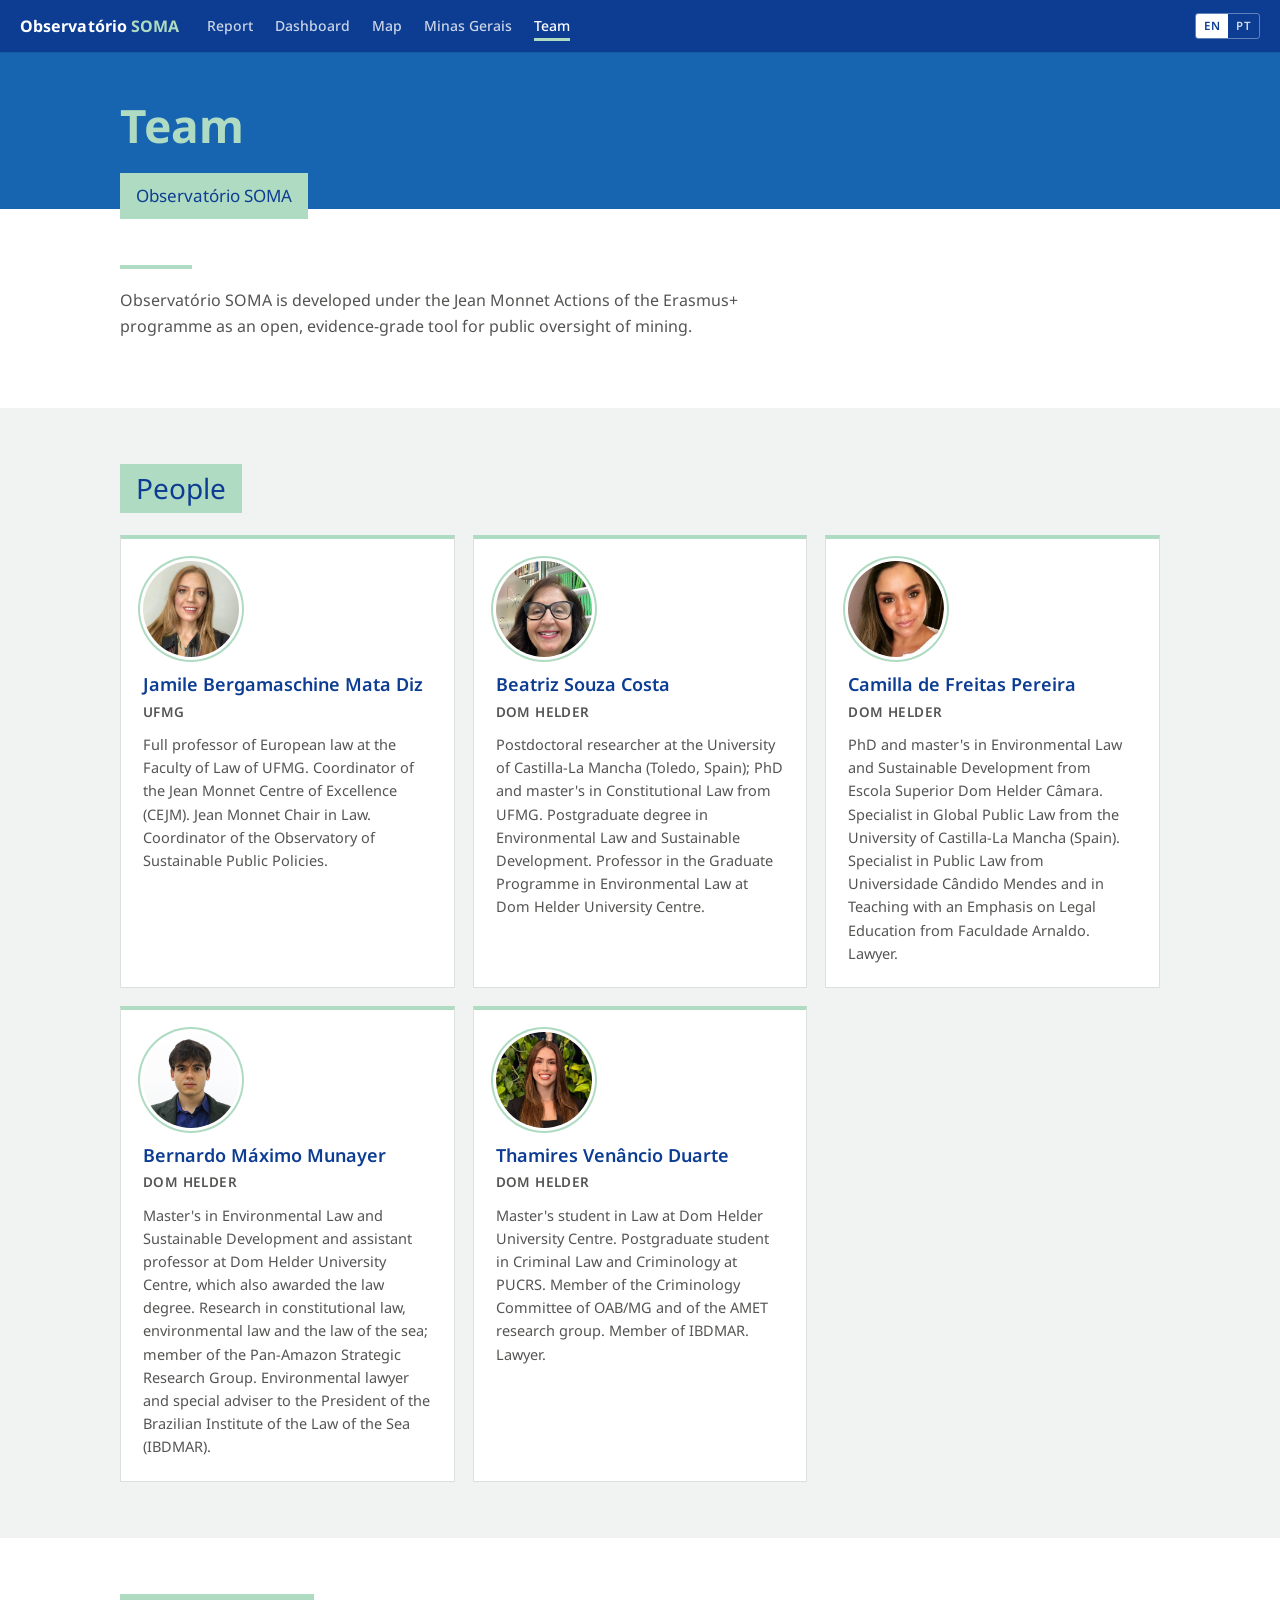
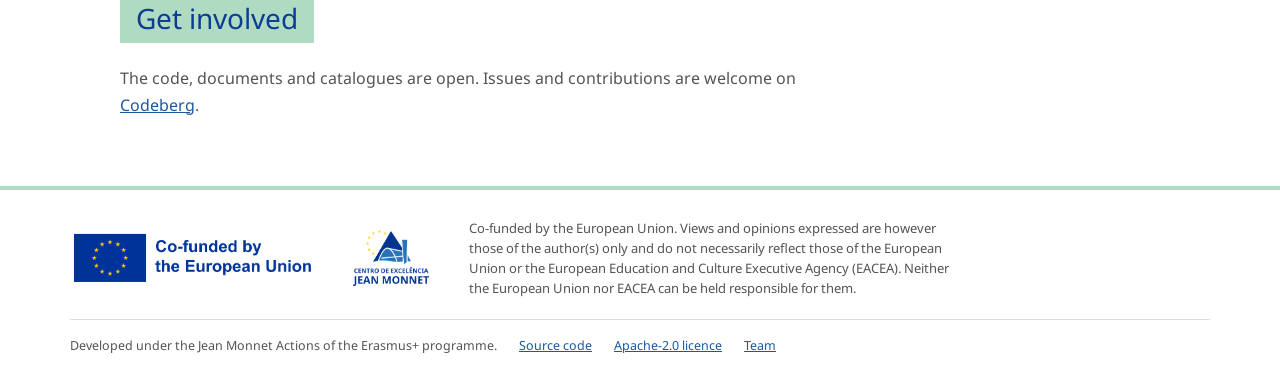
<file: team.html>
<!doctype html>
<html lang="en">
<head>
<meta charset="utf-8">
<meta name="viewport" content="width=device-width, initial-scale=1">
<title>Team — Observatório SOMA</title>
<meta name="description" content="The people behind Observatório SOMA.">
<link rel="stylesheet" href="assets/soma.css?v=20261027c">
<script src="assets/soma.js?v=20261027c"></script>
<style>
  *{box-sizing:border-box}
  body{margin:0;background:var(--soma-paper);color:var(--soma-text);font:400 16px/1.65 var(--soma-font)}
  a{color:var(--soma-link)}
  .in{max-width:1080px;margin:0 auto;padding:0 20px}
  .cover{background:var(--soma-band);color:#fff;padding:48px 0 0}
  .cover h1{font:700 clamp(32px,5.5vw,46px)/1.1 var(--soma-font);color:var(--soma-mint);margin:0 0 22px}
  .cover .strip{display:inline-block;background:var(--soma-mint);color:var(--soma-navy);font-size:17px;padding:9px 16px;margin:0 0 -20px;position:relative}
  section{padding:56px 0}
  section.grey{background:var(--soma-grey)}
  .rule{display:block;width:72px;height:4px;background:var(--soma-mint);margin:0 0 18px}
  section p{max-width:700px;color:var(--soma-text-2);margin:0 0 12px}
  .label{display:inline-block;background:var(--soma-mint);color:var(--soma-navy);
    font:400 clamp(22px,3.4vw,28px)/1.2 var(--soma-font);padding:8px 16px;margin:0 0 22px}

  /* Add a person by copying one <li> in .people (photo: 320x320 JPEG in assets/team/) */
  .people{list-style:none;margin:0;padding:0;display:grid;grid-template-columns:repeat(auto-fill,minmax(250px,1fr));gap:18px}
  .people li{background:var(--soma-paper);border:1px solid var(--soma-line);border-top:4px solid var(--soma-mint);padding:22px}
  .people img{display:block;width:96px;height:96px;border-radius:50%;object-fit:cover;margin-bottom:16px;
    background:var(--soma-grey);box-shadow:0 0 0 3px var(--soma-paper),0 0 0 5px var(--soma-mint)}
  .people h3{font:600 18px/1.3 var(--soma-font);color:var(--soma-heading);margin:0 0 4px}
  .people .inst{font-size:13.5px;font-weight:600;color:var(--soma-text-2);margin:0 0 10px;text-transform:uppercase;letter-spacing:.03em}
  .people .bio{font-size:14.5px;line-height:1.6;color:var(--soma-text-2);margin:0}
</style>
</head>
<body>

<div class="cover">
  <div class="in">
    <h1><span data-lang="en">Team</span><span data-lang="pt" hidden>Equipe</span></h1>
    <div class="strip">Observatório SOMA</div>
  </div>
</div>

<section>
  <div class="in">
    <span class="rule"></span>
    <p data-lang="en">Observatório SOMA is developed under the Jean Monnet Actions of the Erasmus+ programme
    as an open, evidence-grade tool for public oversight of mining.</p>
    <p data-lang="pt" hidden>O Observatório SOMA é desenvolvido no âmbito das Ações Jean Monnet do programa
    Erasmus+, como uma ferramenta aberta e com padrão probatório para a supervisão pública da mineração.</p>
  </div>
</section>

<section class="grey">
  <div class="in">
    <h2 class="label"><span data-lang="en">People</span><span data-lang="pt" hidden>Pessoas</span></h2>
    <ul class="people">
      <li>
        <img src="assets/team/jamile.jpg" alt="Jamile Bergamaschine Mata Diz" width="96" height="96" loading="lazy">
        <h3>Jamile Bergamaschine Mata Diz</h3>
        <p class="inst">UFMG</p>
        <p class="bio" data-lang="pt" hidden>Professora titular de direito europeu da Faculdade de Direito da UFMG. Coordenadora do Centro de Excelência Jean Monnet (CEJM). Cátedra Jean Monnet em Direito. Coordenadora do Observatório de Políticas Públicas Sustentáveis.</p>
        <p class="bio" data-lang="en">Full professor of European law at the Faculty of Law of UFMG. Coordinator of the Jean Monnet Centre of Excellence (CEJM). Jean Monnet Chair in Law. Coordinator of the Observatory of Sustainable Public Policies.</p>
      </li>
      <li>
        <img src="assets/team/beatriz.jpg" alt="Beatriz Souza Costa" width="96" height="96" loading="lazy">
        <h3>Beatriz Souza Costa</h3>
        <p class="inst">Dom Helder</p>
        <p class="bio" data-lang="pt" hidden>Pós-doutora pela Universidad de Castilla-La Mancha (Toledo, Espanha); doutora e mestre em Direito Constitucional pela UFMG. Pós-graduada em Direito Ambiental e Desenvolvimento Sustentável. Professora do Programa de Pós-Graduação em Direito Ambiental do Centro Universitário Dom Helder.</p>
        <p class="bio" data-lang="en">Postdoctoral researcher at the University of Castilla-La Mancha (Toledo, Spain); PhD and master's in Constitutional Law from UFMG. Postgraduate degree in Environmental Law and Sustainable Development. Professor in the Graduate Programme in Environmental Law at Dom Helder University Centre.</p>
      </li>
      <li>
        <img src="assets/team/camilla.jpg" alt="Camilla de Freitas Pereira" width="96" height="96" loading="lazy">
        <h3>Camilla de Freitas Pereira</h3>
        <p class="inst">Dom Helder</p>
        <p class="bio" data-lang="pt" hidden>Doutora e mestre em Direito Ambiental e Desenvolvimento Sustentável pela Escola Superior Dom Helder Câmara. Especialista em Direito Público Global pela Universidad de Castilla-La Mancha (Espanha). Especialista em Direito Público pela Universidade Cândido Mendes e em Docência com Ênfase em Educação Jurídica pela Faculdade Arnaldo. Advogada.</p>
        <p class="bio" data-lang="en">PhD and master's in Environmental Law and Sustainable Development from Escola Superior Dom Helder Câmara. Specialist in Global Public Law from the University of Castilla-La Mancha (Spain). Specialist in Public Law from Universidade Cândido Mendes and in Teaching with an Emphasis on Legal Education from Faculdade Arnaldo. Lawyer.</p>
      </li>
      <li>
        <img src="assets/team/bernardo.jpg" alt="Bernardo Máximo Munayer" width="96" height="96" loading="lazy">
        <h3>Bernardo Máximo Munayer</h3>
        <p class="inst">Dom Helder</p>
        <p class="bio" data-lang="pt" hidden>Mestre em Direito Ambiental e Desenvolvimento Sustentável e professor assistente no Centro Universitário Dom Helder, onde se graduou em Direito. Pesquisa Direito Constitucional, Ambiental e do Mar; integra o Grupo de Pesquisa Estratégico da Pan-Amazônia. Advogado ambiental e assessor especial da Presidência do Instituto Brasileiro de Direito do Mar (IBDMAR).</p>
        <p class="bio" data-lang="en">Master's in Environmental Law and Sustainable Development and assistant professor at Dom Helder University Centre, which also awarded the law degree. Research in constitutional law, environmental law and the law of the sea; member of the Pan-Amazon Strategic Research Group. Environmental lawyer and special adviser to the President of the Brazilian Institute of the Law of the Sea (IBDMAR).</p>
      </li>
      <li>
        <img src="assets/team/thamires.jpg" alt="Thamires Venâncio Duarte" width="96" height="96" loading="lazy">
        <h3>Thamires Venâncio Duarte</h3>
        <p class="inst">Dom Helder</p>
        <p class="bio" data-lang="pt" hidden>Mestranda em Direito pelo Centro Universitário Dom Helder. Pós-graduanda em Direito Penal e Criminologia pela PUCRS. Membro da Comissão de Criminologia da OAB/MG e do grupo de pesquisa AMET. Associada ao IBDMAR. Advogada.</p>
        <p class="bio" data-lang="en">Master's student in Law at Dom Helder University Centre. Postgraduate student in Criminal Law and Criminology at PUCRS. Member of the Criminology Committee of OAB/MG and of the AMET research group. Member of IBDMAR. Lawyer.</p>
      </li>
    </ul>
  </div>
</section>

<section>
  <div class="in">
    <h2 class="label"><span data-lang="en">Get involved</span><span data-lang="pt" hidden>Participe</span></h2>
    <p data-lang="en">The code, documents and catalogues are open. Issues and contributions are welcome on
    <a href="https://codeberg.org/Munayer/observatoriosoma">Codeberg</a>.</p>
    <p data-lang="pt" hidden>O código, os documentos e os catálogos são abertos. Sugestões e contribuições são bem-vindas no
    <a href="https://codeberg.org/Munayer/observatoriosoma">Codeberg</a>.</p>
  </div>
</section>

</body>
</html>
</file>
<file: assets/soma.css>
/* Observatório SOMA — shared identity: navigation bar, EU funding footer and page
   transitions. Loaded by every page. The visual language follows the European
   Commission's operational guidelines for recipients of EU funding (2021-2027):
   Noto Sans, deep blue headings, a blue cover band and mint labels and rules.
   Pages opened on their own (from a USB stick, say) still work without it.
   Pages link it as assets/soma.css?v=…; bump that tag in every page (and in build_mg.py,
   build_report_html.py and src/soma/dashboard.py) when this file or soma.js
   changes, since the host lets browsers reuse a cached copy for up to an hour. */

@import url("https://fonts.googleapis.com/css2?family=Noto+Sans:ital,wght@0,400;0,500;0,600;0,700;1,400&display=swap");

:root {
  --soma-bar-h: 52px;

  /* Palette taken from the guidelines document */
  --soma-eu-blue: #003399;      /* EU corporate blue (emblem) */
  --soma-eu-yellow: #ffcc00;    /* EU yellow (emblem stars) */
  --soma-navy: #0d3d92;         /* headings and running header */
  --soma-band: #1765b1;         /* cover band */
  --soma-band-deep: #074da1;
  --soma-mint: #aedbc2;         /* labels and rules */
  --soma-mint-soft: #e3f2ea;
  --soma-grey: #f1f2f2;         /* section background */
  --soma-text: #383837;
  --soma-text-2: #545453;
  --soma-link: #1d589b;

  --soma-paper: #ffffff;
  --soma-line: #dcdedf;
  --soma-heading: var(--soma-navy);
  --soma-accent: var(--soma-navy);
  --soma-accent-soft: #e6edf7;
  --soma-font: "Noto Sans", Arial, "Helvetica Neue", sans-serif;
  --soma-mono: "IBM Plex Mono", ui-monospace, "Cascadia Mono", Consolas, monospace;
}
@media (prefers-color-scheme: dark) {
  :root:not([data-theme="light"]) {
    --soma-paper: #10151c;
    --soma-grey: #161c25;
    --soma-line: #2a323d;
    --soma-text: #e3e6ea;
    --soma-text-2: #b3b9c1;
    --soma-heading: #b7cdf0;
    --soma-accent: #9dbcf0;
    --soma-accent-soft: #1b2738;
    --soma-link: #9dbcf0;
    --soma-mint-soft: #18302a;
  }
}
:root[data-theme="dark"] {
  --soma-paper: #10151c;
  --soma-grey: #161c25;
  --soma-line: #2a323d;
  --soma-text: #e3e6ea;
  --soma-text-2: #b3b9c1;
  --soma-heading: #b7cdf0;
  --soma-accent: #9dbcf0;
  --soma-accent-soft: #1b2738;
  --soma-link: #9dbcf0;
  --soma-mint-soft: #18302a;
}

html { scroll-padding-top: calc(var(--soma-bar-h) + 12px); }

/* ---------- navigation bar: the blue band of the guidelines' cover ---------- */
.soma-bar {
  position: sticky; top: 0; z-index: 1000;
  height: var(--soma-bar-h);
  display: flex; align-items: center; gap: 4px;
  padding: 0 20px;
  background: var(--soma-navy);
  color: #ffffff;
  font: 500 14px/1 var(--soma-font);
  box-shadow: 0 1px 0 rgba(0, 0, 0, .08);
  view-transition-name: soma-bar;
}
.soma-bar a { color: inherit; text-decoration: none; }
.soma-bar .soma-brand {
  font: 700 16px/1 var(--soma-font);
  margin-right: 14px; white-space: nowrap; letter-spacing: .005em;
}
.soma-bar .soma-brand b { color: var(--soma-mint); font-weight: 700; }
.soma-bar nav { display: flex; gap: 2px; overflow-x: auto; scrollbar-width: none; }
.soma-bar nav::-webkit-scrollbar { display: none; }
.soma-bar nav a {
  position: relative; padding: 9px 10px; border-radius: 4px;
  color: rgba(255, 255, 255, .78); white-space: nowrap;
  transition: color .15s, background-color .15s;
}
.soma-bar nav a:hover { color: #ffffff; background: rgba(255, 255, 255, .1); }
.soma-bar nav a[aria-current="page"] { color: #ffffff; }
.soma-bar nav a[aria-current="page"]::after {
  content: ""; position: absolute; left: 10px; right: 10px; bottom: 1px; height: 3px;
  background: var(--soma-mint);
  view-transition-name: soma-tab;
}
.soma-bar a:focus-visible, .soma-bar button:focus-visible {
  outline: 2px solid var(--soma-mint); outline-offset: 1px;
}
.soma-tools { margin-left: auto; display: flex; align-items: center; gap: 8px; }
.soma-site {
  display: inline-flex; align-items: center; gap: 6px;
  padding: 5px 10px; border-radius: 3px;
  background: var(--soma-mint); color: var(--soma-navy);
  font: 600 12px/1 var(--soma-mono); white-space: nowrap;
  view-transition-name: soma-site;
}
.soma-site[hidden] { display: none; }
.soma-lang {
  display: inline-flex; border: 1px solid rgba(255, 255, 255, .35); border-radius: 3px; overflow: hidden;
}
.soma-lang button {
  font: 600 11.5px/1 var(--soma-font); letter-spacing: .04em;
  padding: 6px 8px; border: 0; background: transparent; color: rgba(255, 255, 255, .8); cursor: pointer;
}
.soma-lang button[aria-pressed="true"] { background: #ffffff; color: var(--soma-navy); }
@media (max-width: 600px) {
  .soma-bar { padding: 0 8px; gap: 2px; }
  .soma-bar .soma-brand { margin-right: 4px; }
  .soma-bar .soma-brand span { display: none; }
  .soma-bar nav a { padding: 9px 6px; font-size: 13px; }
  .soma-site { display: none; }
  .soma-lang button { padding: 6px 6px; }
}

/* ---------- bilingual blocks (index, team, footer) ---------- */
[data-lang][hidden] { display: none !important; }

/* ---------- links from one view to the same site in the others ---------- */
.soma-xlinks { display: flex; flex-wrap: wrap; gap: 6px; margin: 8px 0 4px; }
.soma-xlinks a {
  display: inline-flex; align-items: center; gap: 5px;
  padding: 5px 10px; border-radius: 3px;
  border: 1px solid var(--soma-line);
  color: var(--soma-accent); text-decoration: none;
  font: 500 12.5px/1.2 var(--soma-font);
  transition: background-color .15s, border-color .15s;
}
.soma-xlinks a:hover { background: var(--soma-mint-soft); border-color: var(--soma-mint); }

@keyframes soma-flash {
  0%   { box-shadow: 0 0 0 0 rgba(174, 219, 194, .9); }
  100% { box-shadow: 0 0 0 14px rgba(174, 219, 194, 0); }
}
.soma-flash { animation: soma-flash 1.1s ease-out 1; border-radius: 6px; }

/* ---------- EU funding footer ----------
   Emblem and funding statement are the official files, unmodified, kept clear of
   the SOMA mark and shown at least 1 cm high (here 56 px). The Jean Monnet Centre
   of Excellence logo sits beside it at the same height: under the EU rules no logo
   shown with the emblem may be larger than it. */
.soma-foot {
  background: var(--soma-paper); color: var(--soma-text-2);
  border-top: 4px solid var(--soma-mint);
  font: 400 13px/1.55 var(--soma-font);
}
.soma-foot-in {
  max-width: 1180px; margin: 0 auto; padding: 28px 20px 32px;
  display: grid; grid-template-columns: auto 1fr; gap: 20px 40px; align-items: center;
}
.soma-logos { display: flex; flex-wrap: wrap; align-items: center; column-gap: 32px; }
.soma-emblem { display: block; box-sizing: content-box; height: 56px; width: auto; padding: 8px 0; }
.soma-emblem.neg { display: none; }
@media (prefers-color-scheme: dark) {
  :root:not([data-theme="light"]) .soma-emblem.pos { display: none; }
  :root:not([data-theme="light"]) .soma-emblem.neg { display: block; }
}
:root[data-theme="dark"] .soma-emblem.pos { display: none; }
:root[data-theme="dark"] .soma-emblem.neg { display: block; }
.soma-foot p { margin: 0; max-width: 70ch; }
.soma-foot-meta {
  grid-column: 1 / -1; display: flex; flex-wrap: wrap; gap: 6px 22px;
  padding-top: 16px; border-top: 1px solid var(--soma-line); font-size: 12.5px;
}
.soma-foot-meta a { color: var(--soma-link); }
@media (max-width: 700px) {
  .soma-foot-in { grid-template-columns: 1fr; gap: 14px; padding: 24px 16px 28px; }
  .soma-emblem { height: 48px; }
}

/* ---------- page-to-page transitions (cross-document View Transitions) ---------- */
@view-transition { navigation: auto; }
::view-transition-old(root) { animation: soma-out .18s ease-in both; }
::view-transition-new(root) { animation: soma-in .32s cubic-bezier(.2, .7, .2, 1) both; }
::view-transition-group(soma-tab),
::view-transition-group(soma-site) { animation-duration: .32s; animation-timing-function: cubic-bezier(.2, .7, .2, 1); }
@keyframes soma-out { to { opacity: 0; transform: translateY(-6px); } }
@keyframes soma-in { from { opacity: 0; transform: translateY(10px); } }

@media (prefers-reduced-motion: reduce) {
  @view-transition { navigation: none; }
  .soma-flash { animation: none; outline: 2px solid var(--soma-mint); }
  .soma-bar nav a, .soma-xlinks a { transition: none; }
}
</file>
